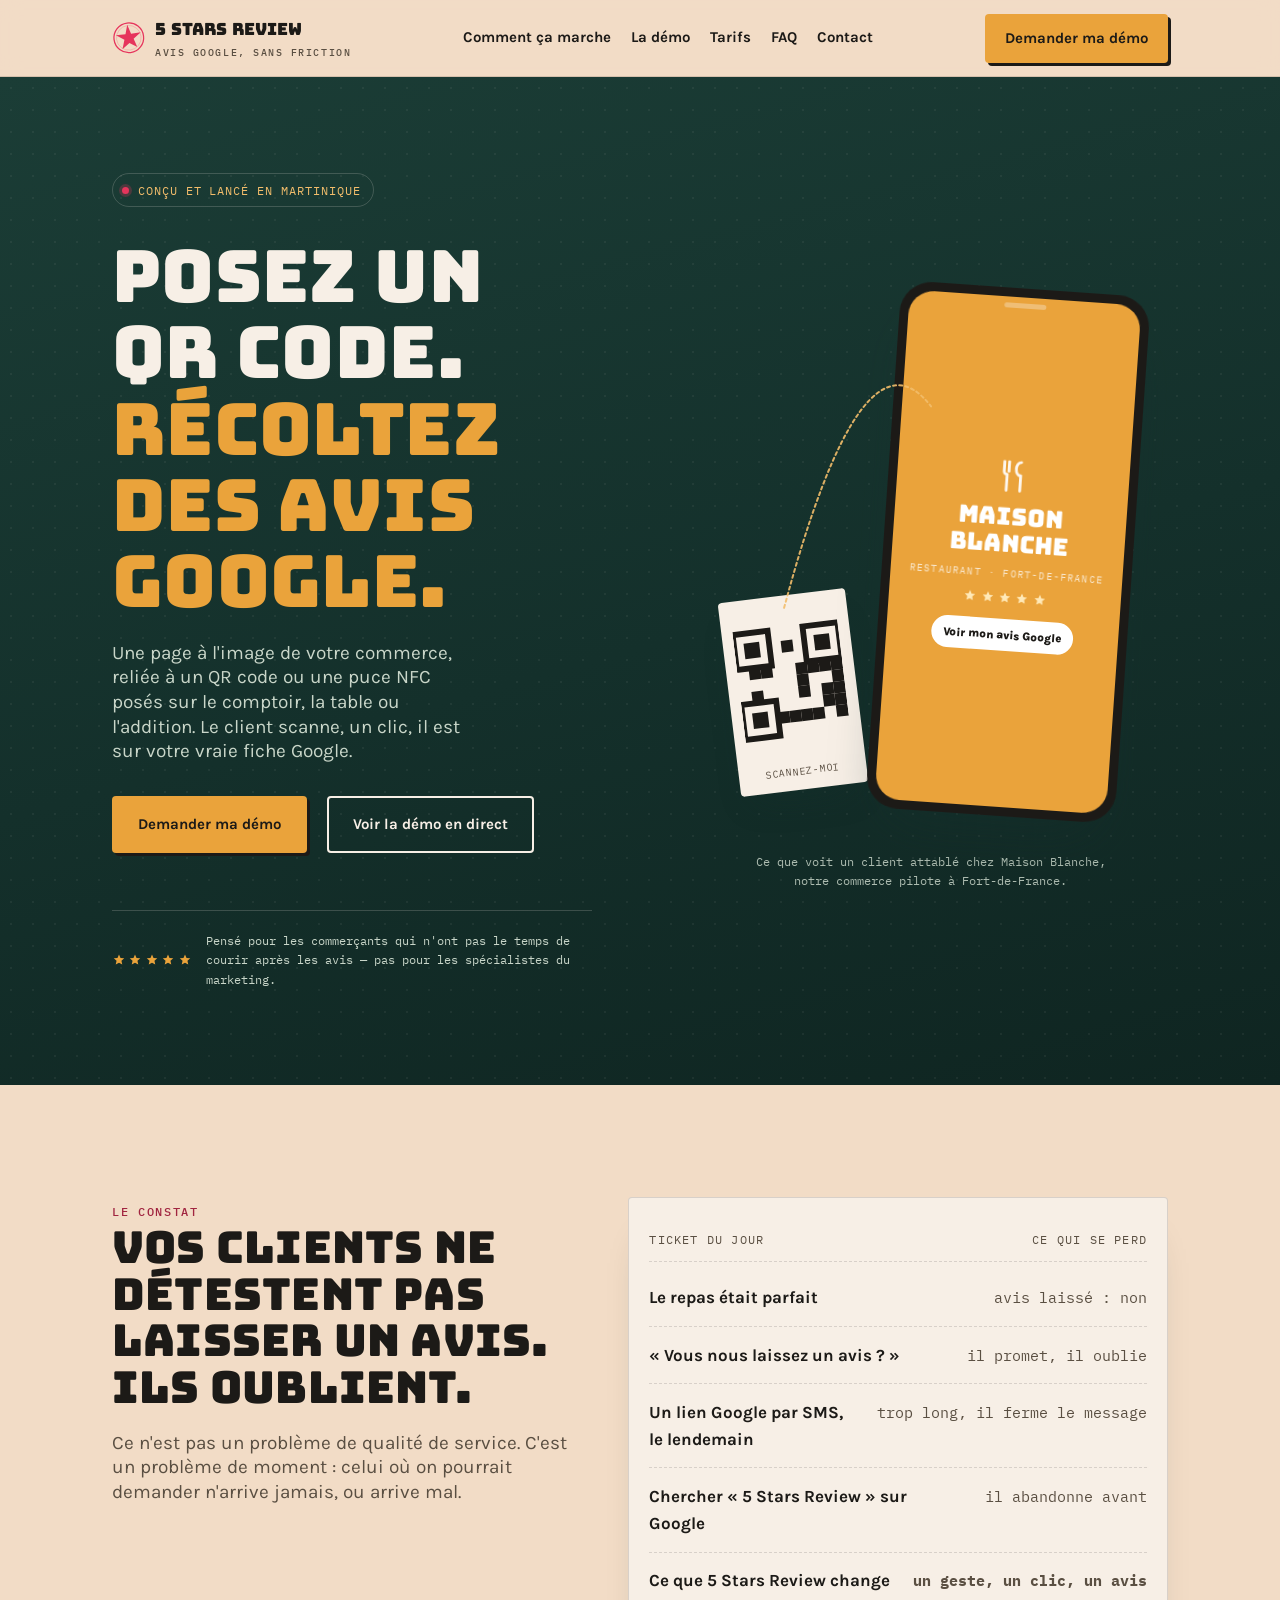
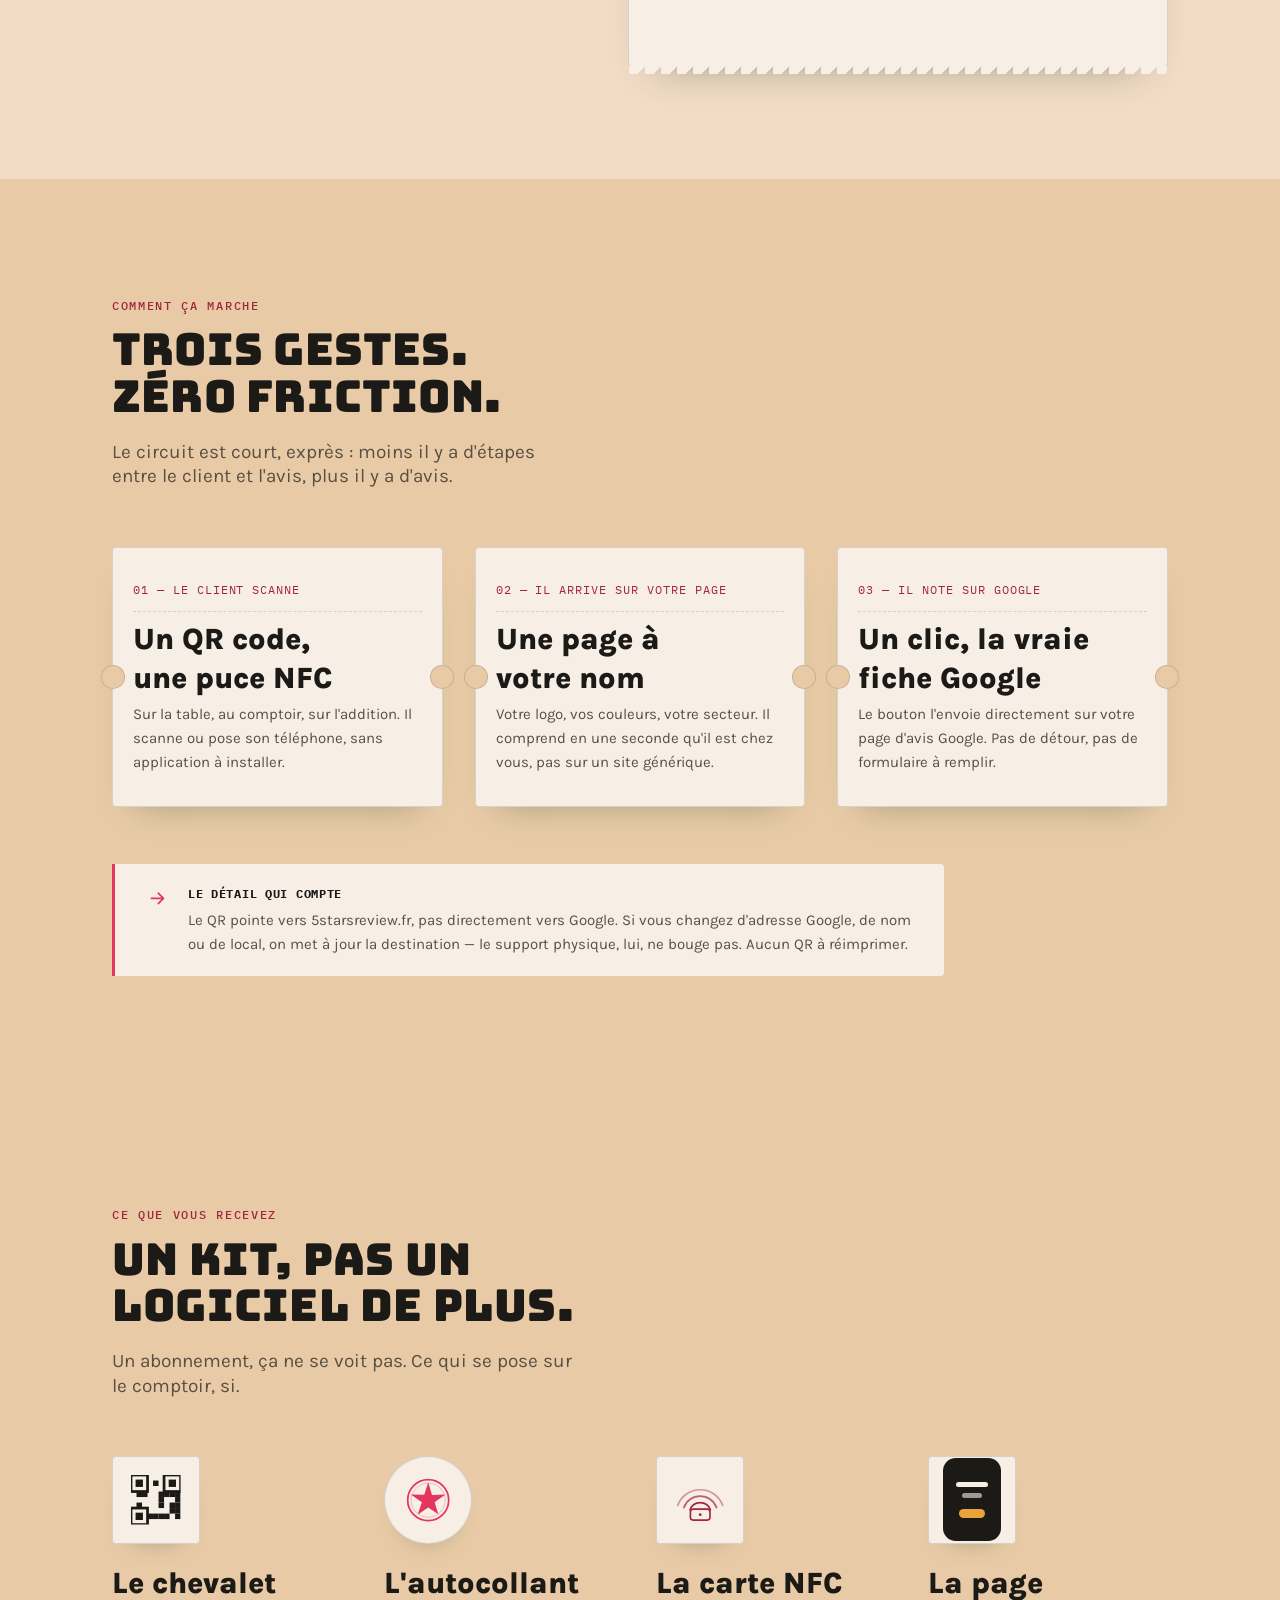
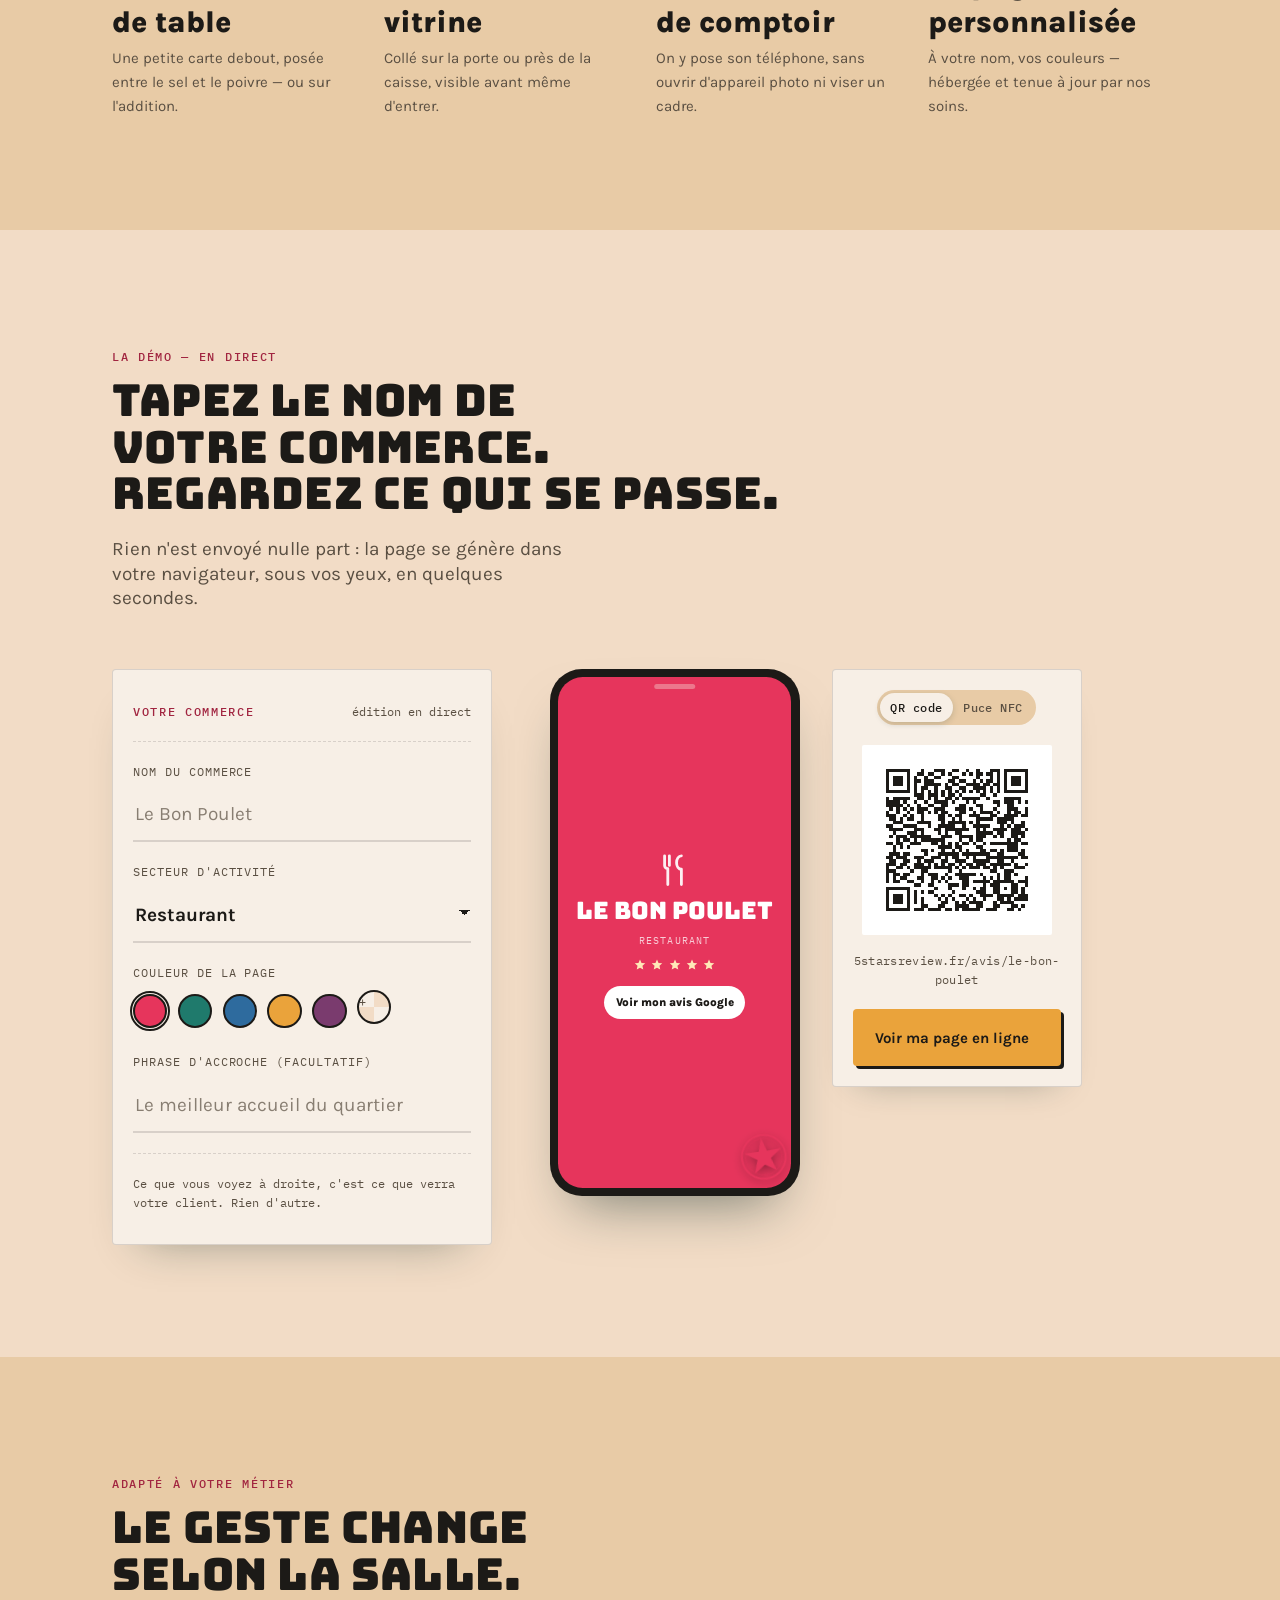
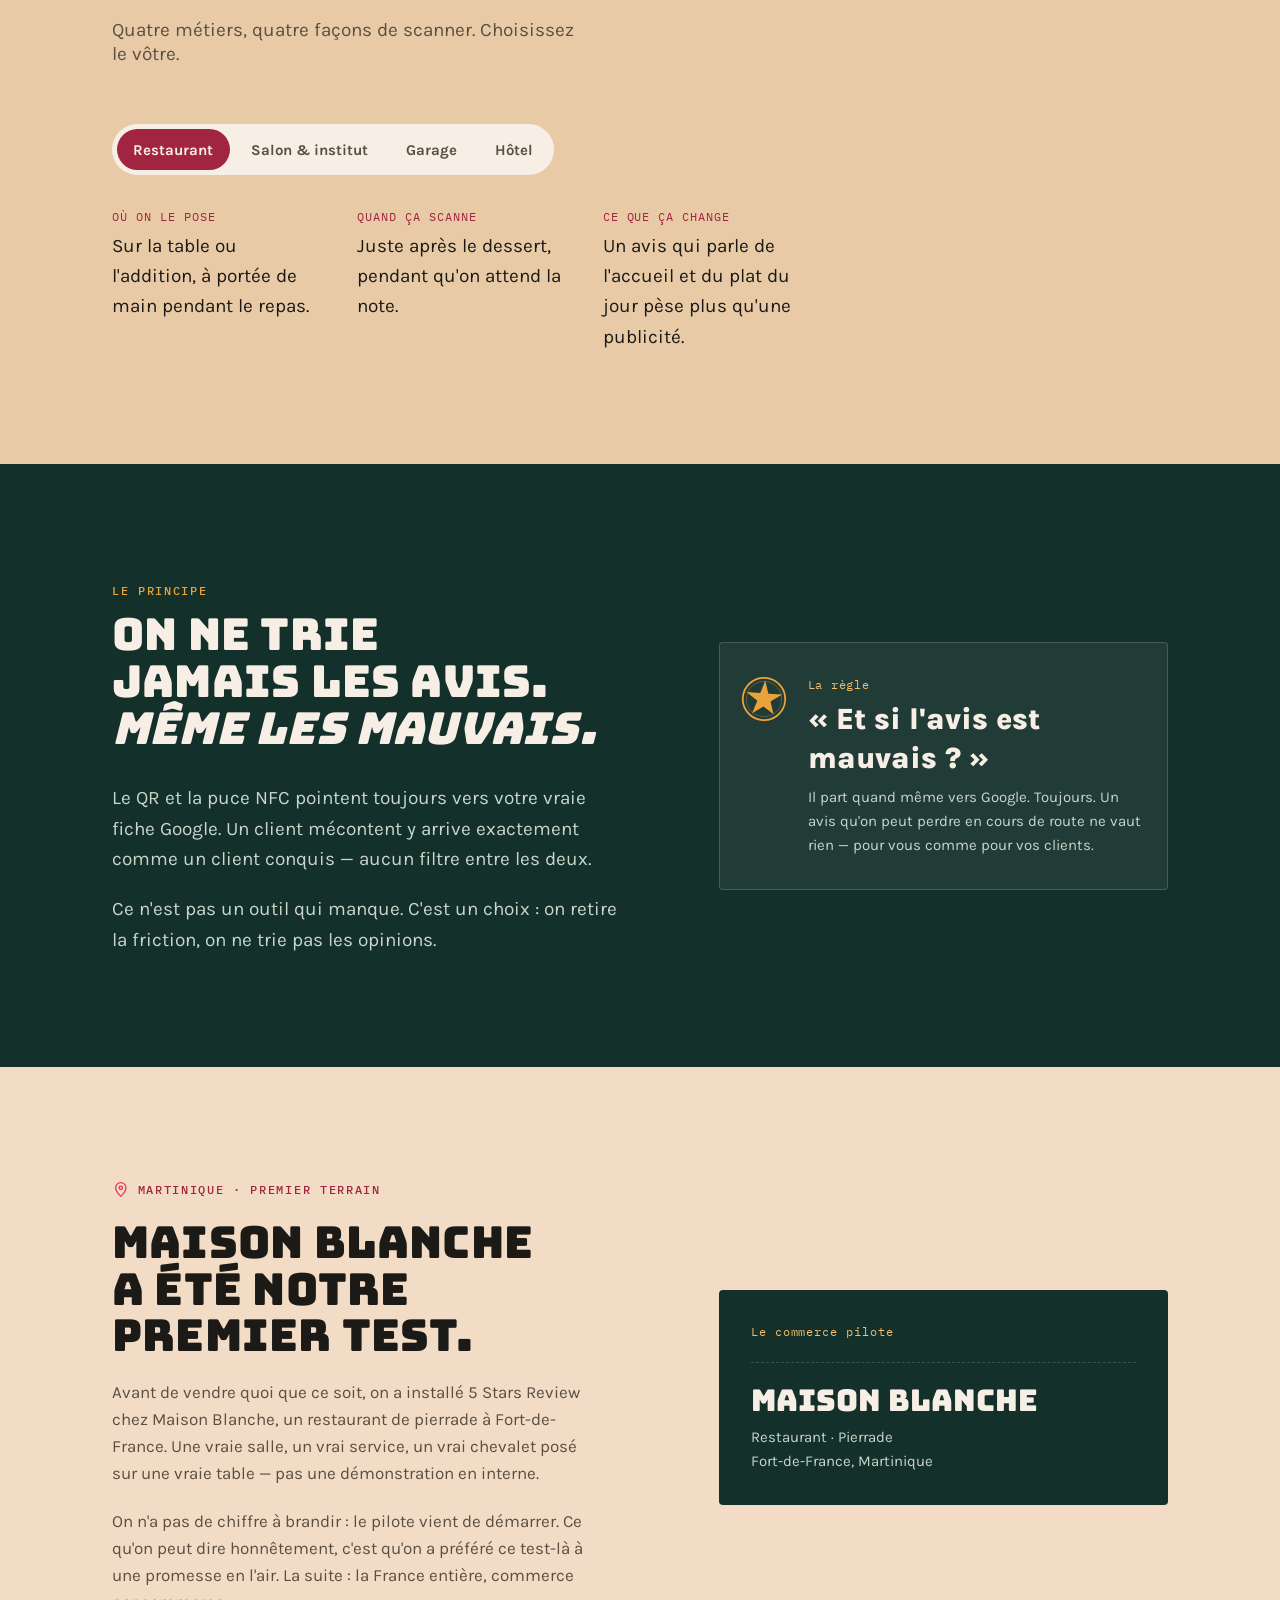
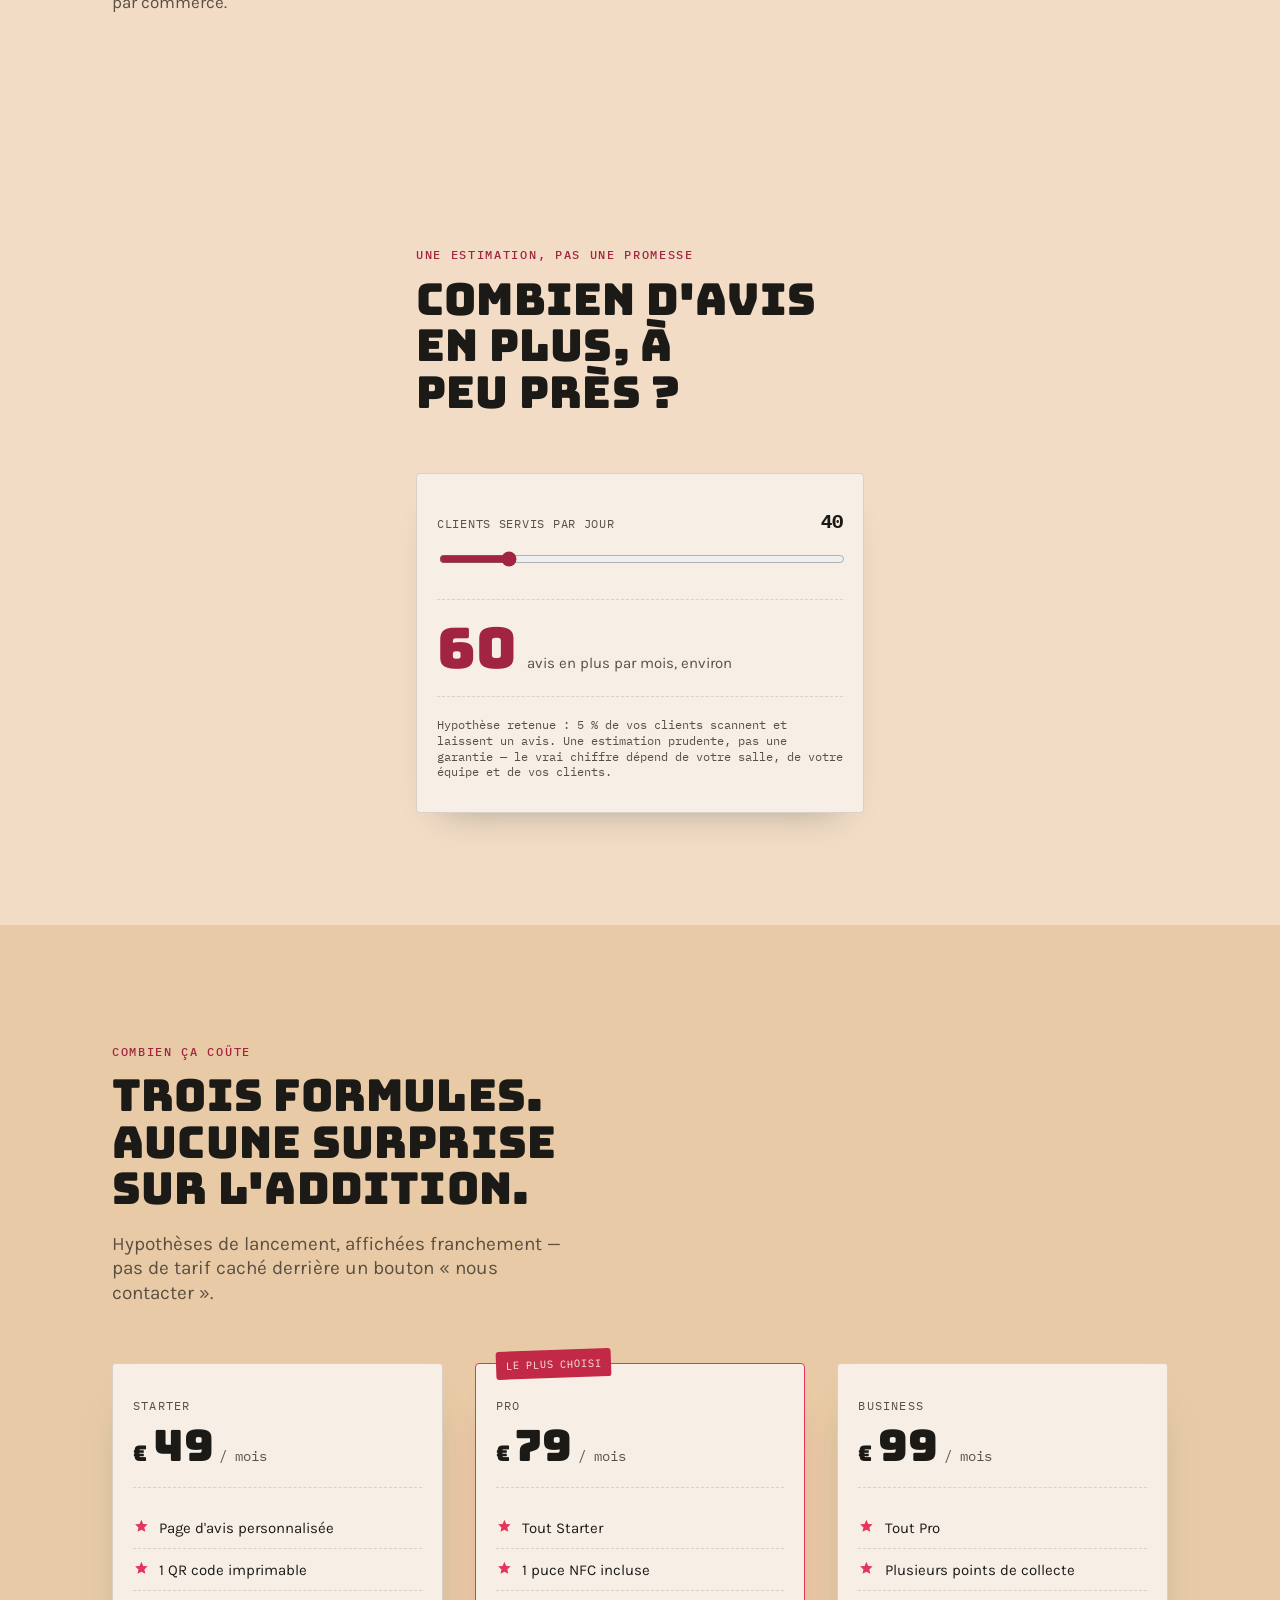
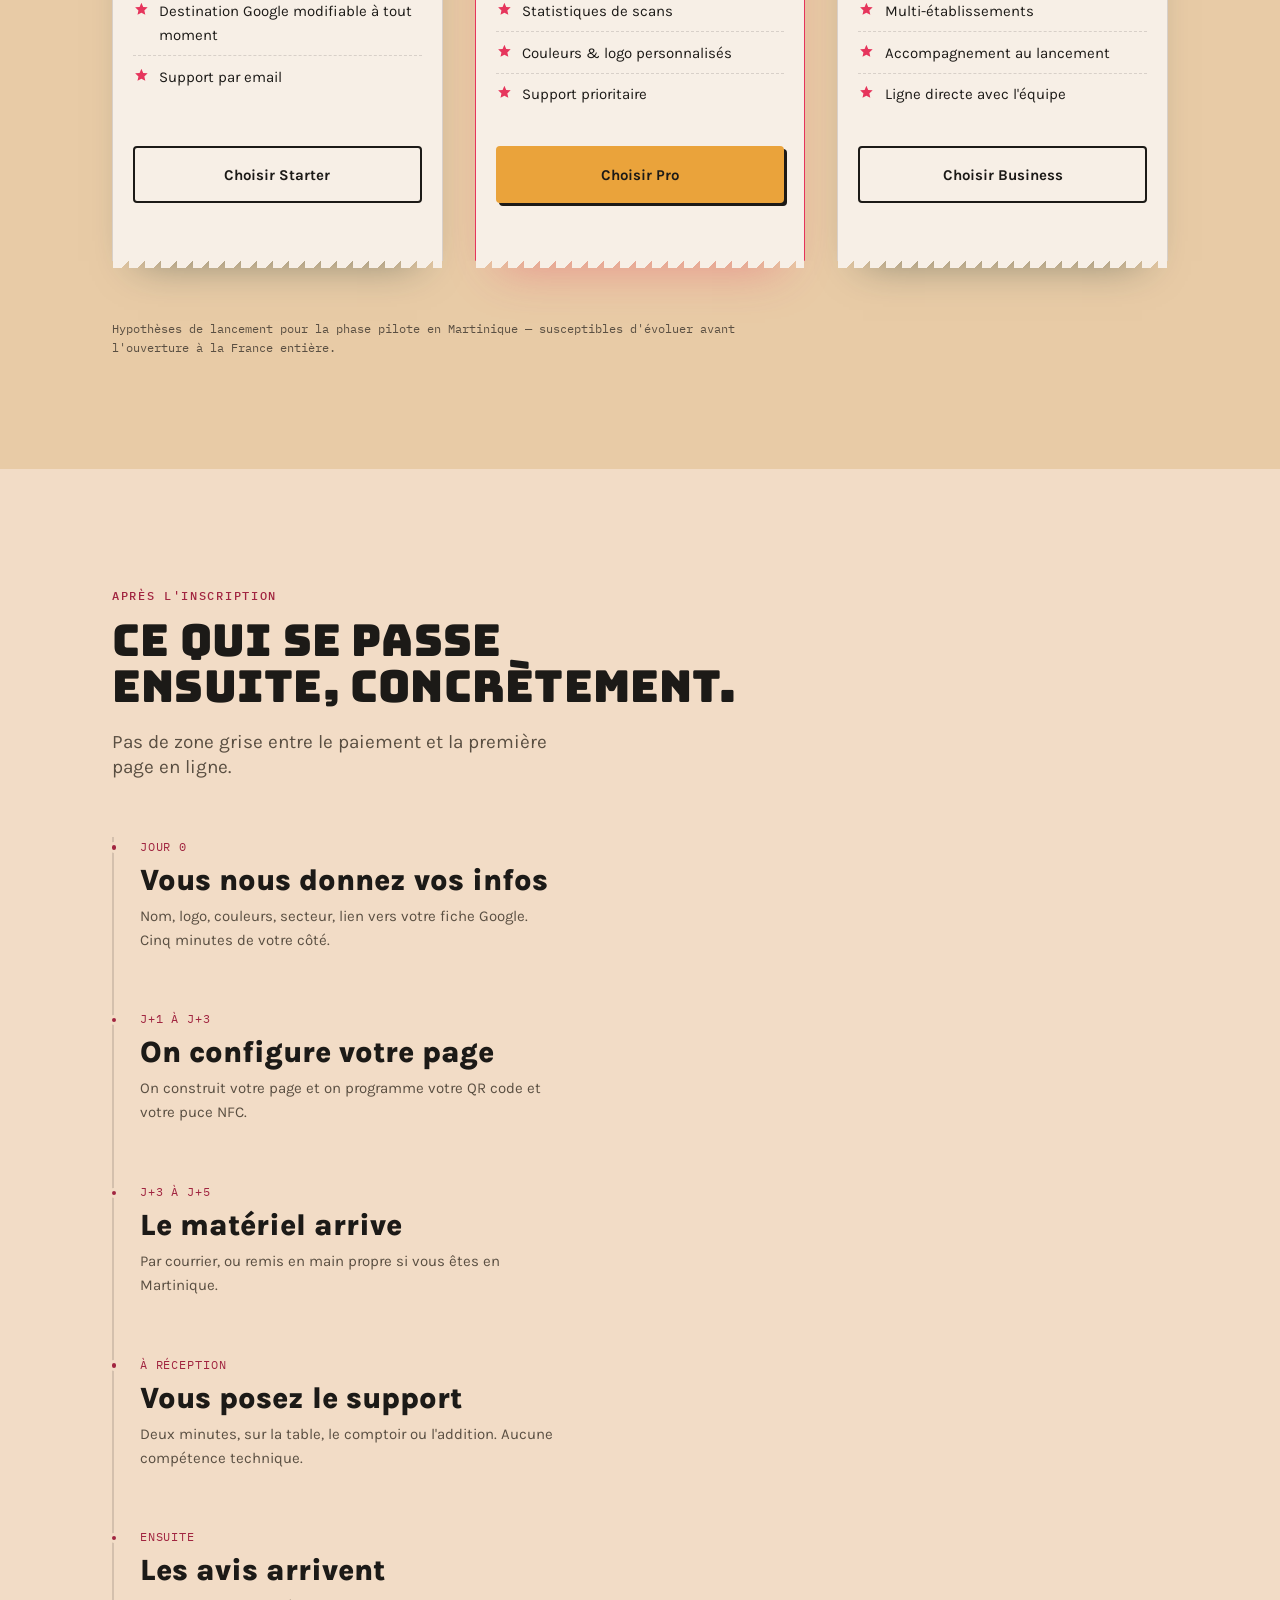
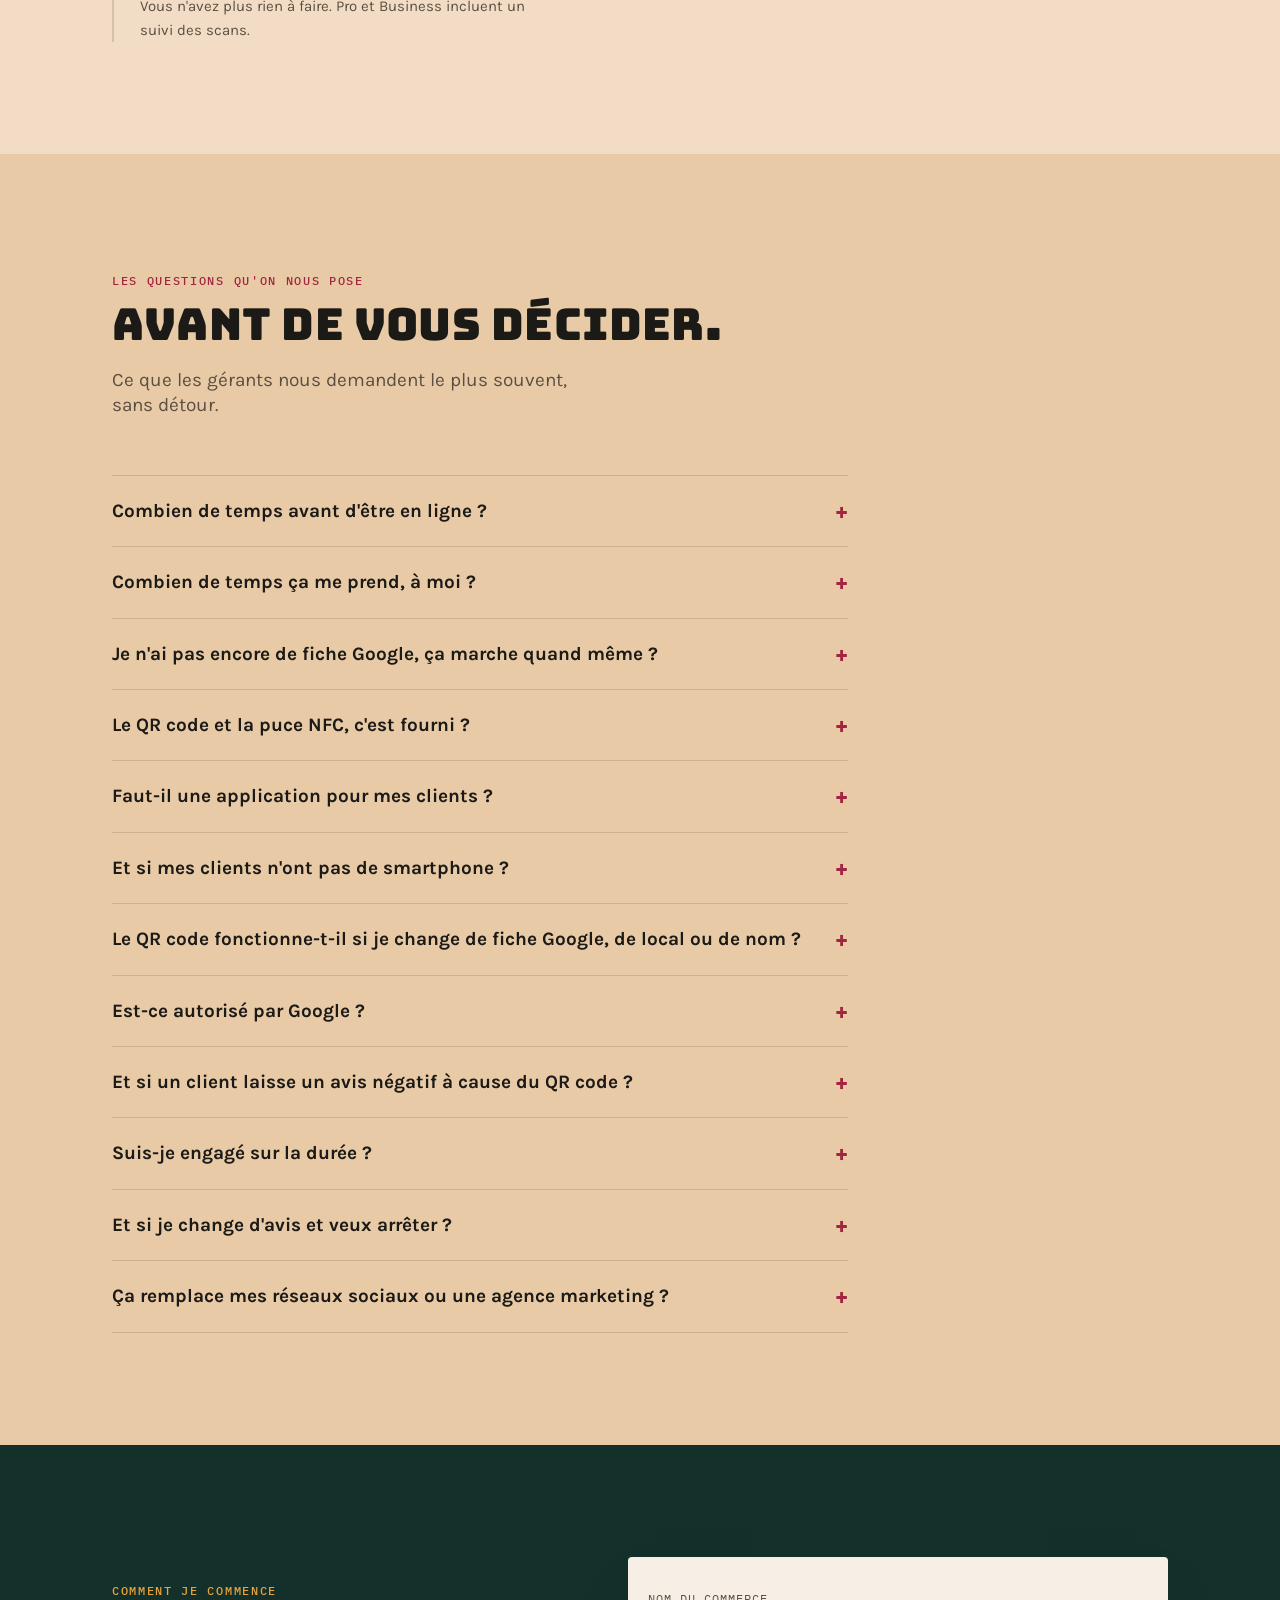
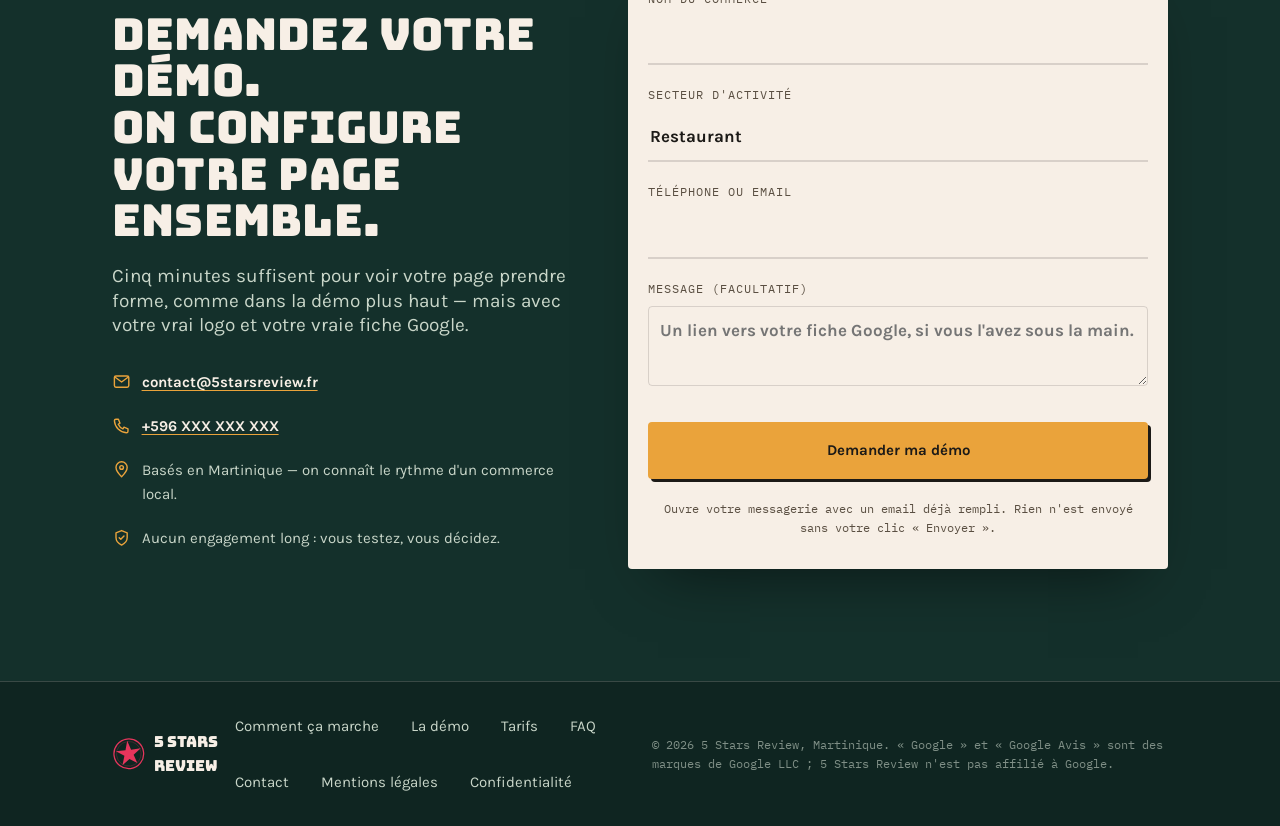
<file: index.html>
<!doctype html>
<html lang="fr">
<head>
<meta charset="utf-8">
<meta name="viewport" content="width=device-width, initial-scale=1">
<title>5 Stars Review — Des avis Google en plus, sans effort</title>
<meta name="description" content="5 Stars Review transforme votre comptoir en machine à avis Google : une page à votre image, un QR code ou une puce NFC, un clic vers votre vraie fiche Google. Pilote en Martinique.">
<link rel="icon" href="data:image/svg+xml,%3Csvg xmlns='http://www.w3.org/2000/svg' viewBox='0 0 64 64'%3E%3Crect width='64' height='64' rx='12' fill='%2314302B'/%3E%3Cpath d='M32 12l5.6 12.6 13.7 1.3-10.3 9.4 3 13.4L32 41.6 20 48.7l3-13.4-10.3-9.4 13.7-1.3z' fill='%23EAA33B'/%3E%3C/svg%3E">
<link rel="stylesheet" href="assets/css/style.css">
</head>
<body>
<a class="skip-link" href="#contenu">Aller au contenu</a>

<!-- Symboles SVG partagés : le tampon (signature de marque) et les icônes de secteur -->
<svg width="0" height="0" style="position:absolute" aria-hidden="true" focusable="false">
<defs>
  <symbol id="tampon-etoile" viewBox="-60 -60 120 120">
    <circle cx="0" cy="0" r="53" fill="none" stroke="currentColor" stroke-width="4.5"/>
    <circle cx="0" cy="0" r="44" fill="none" stroke="currentColor" stroke-width="1.4" opacity="0.55"/>
    <path fill="currentColor" d="M 0.0,-46.6 L 9.9,-13.7 L 44.6,-14.5 L 16.7,5.4 L 26.3,36.2 L 0.0,19.0 L -27.3,37.5 L -16.4,5.3 L -44.8,-14.6 L -10.2,-14.1 Z"/>
  </symbol>

  <symbol id="etoile-mini" viewBox="0 0 24 24">
    <path fill="currentColor" d="M12 2.5l2.6 5.9 6.4.6-4.8 4.4 1.4 6.3L12 16.9l-5.6 2.8 1.4-6.3-4.8-4.4 6.4-.6L12 2.5Z"/>
  </symbol>

  <symbol id="icone-restaurant" viewBox="0 0 24 24">
    <path fill="none" stroke="currentColor" stroke-width="1.75" stroke-linecap="round" stroke-linejoin="round" d="M6 3v6a2 2 0 0 0 2 2v10M6 3v6M9 3v6"/>
    <path fill="none" stroke="currentColor" stroke-width="1.75" stroke-linecap="round" stroke-linejoin="round" d="M16.5 3c-1.7 0-3 1.8-3 4.2s1.3 4.2 3 4.2V21"/>
  </symbol>

  <symbol id="icone-salon" viewBox="0 0 24 24">
    <circle cx="6.2" cy="6.2" r="2.4" fill="none" stroke="currentColor" stroke-width="1.75"/>
    <circle cx="6.2" cy="17.8" r="2.4" fill="none" stroke="currentColor" stroke-width="1.75"/>
    <path fill="none" stroke="currentColor" stroke-width="1.75" stroke-linecap="round" d="M8.2 7.7 20 19.5M8.2 16.3 20 4.5"/>
  </symbol>

  <symbol id="icone-garage" viewBox="0 0 24 24">
    <path fill="none" stroke="currentColor" stroke-width="1.75" stroke-linecap="round" stroke-linejoin="round" d="M14.7 6.3a4 4 0 0 0-5.6 5.1L4 16.5 7.5 20l5-5.1a4 4 0 0 0 5.1-5.6l-2.7 2.7-2-2 2.8-2.7Z"/>
  </symbol>

  <symbol id="icone-hotel" viewBox="0 0 24 24">
    <path fill="none" stroke="currentColor" stroke-width="1.75" stroke-linecap="round" stroke-linejoin="round" d="M3 19v-7.2A1.8 1.8 0 0 1 4.8 10h4.4A1.8 1.8 0 0 1 11 11.8V14M3 19v2.2M3 19h18v2.2M11 14h8.2A1.8 1.8 0 0 1 21 15.8V19M7 10V7.8A1 1 0 0 1 8 6.8h1.8a1 1 0 0 1 1 1V10"/>
  </symbol>

  <symbol id="icone-cabinet" viewBox="0 0 24 24">
    <rect x="3" y="8.2" width="18" height="11" rx="2" fill="none" stroke="currentColor" stroke-width="1.75"/>
    <path fill="none" stroke="currentColor" stroke-width="1.75" stroke-linecap="round" stroke-linejoin="round" d="M8.4 8.2V6.4a2 2 0 0 1 2-2h3.2a2 2 0 0 1 2 2v1.8M3 13.4h18"/>
  </symbol>

  <symbol id="icone-boutique" viewBox="0 0 24 24">
    <path fill="none" stroke="currentColor" stroke-width="1.75" stroke-linecap="round" stroke-linejoin="round" d="M6 8h12l-1.1 12.2a1 1 0 0 1-1 .8H8.1a1 1 0 0 1-1-.8L6 8Z"/>
    <path fill="none" stroke="currentColor" stroke-width="1.75" stroke-linecap="round" d="M9 8V6.2a3 3 0 0 1 6 0V8"/>
  </symbol>

  <symbol id="icone-epingle" viewBox="0 0 24 24">
    <path fill="none" stroke="currentColor" stroke-width="1.75" stroke-linejoin="round" d="M12 21s7-6.7 7-11.8A7 7 0 0 0 5 9.2C5 14.3 12 21 12 21Z"/>
    <circle cx="12" cy="9.3" r="2.3" fill="none" stroke="currentColor" stroke-width="1.75"/>
  </symbol>

  <symbol id="icone-telephone" viewBox="0 0 24 24">
    <path fill="none" stroke="currentColor" stroke-width="1.75" stroke-linecap="round" stroke-linejoin="round" d="M5 4h3l2 5-2.2 1.3a11.5 11.5 0 0 0 5.9 5.9L15 14l5 2v3a2 2 0 0 1-2 2A16 16 0 0 1 3 6a2 2 0 0 1 2-2Z"/>
  </symbol>

  <symbol id="icone-email" viewBox="0 0 24 24">
    <rect x="3" y="5" width="18" height="14" rx="2" fill="none" stroke="currentColor" stroke-width="1.75"/>
    <path fill="none" stroke="currentColor" stroke-width="1.75" stroke-linecap="round" stroke-linejoin="round" d="m4 6.5 8 6 8-6"/>
  </symbol>

  <symbol id="icone-bouclier" viewBox="0 0 24 24">
    <path fill="none" stroke="currentColor" stroke-width="1.75" stroke-linejoin="round" d="M12 3.2 19 6v6c0 5-3.3 7.6-7 9.3-3.7-1.7-7-4.3-7-9.3V6l7-2.8Z"/>
    <path fill="none" stroke="currentColor" stroke-width="1.75" stroke-linecap="round" stroke-linejoin="round" d="m9 12.2 2 2 4-4.2"/>
  </symbol>

  <symbol id="icone-fleche" viewBox="0 0 24 24">
    <path fill="none" stroke="currentColor" stroke-width="1.9" stroke-linecap="round" stroke-linejoin="round" d="M5 12h13M13 6l6 6-6 6"/>
  </symbol>

  <symbol id="icone-nfc-signal" viewBox="0 0 100 96">
    <rect x="32" y="66" width="36" height="20" rx="5" fill="none" stroke="currentColor" stroke-width="3"/>
    <circle cx="50" cy="76" r="2.6" fill="currentColor"/>
    <path class="nfc-onde nfc-onde-1" d="M 31.2,67.2 A 20,20 0 0 1 68.8,67.2" fill="none" stroke="currentColor" stroke-width="3" stroke-linecap="round"/>
    <path class="nfc-onde nfc-onde-2" d="M 19.9,63.1 A 32,32 0 0 1 80.1,63.1" fill="none" stroke="currentColor" stroke-width="3" stroke-linecap="round" opacity="0.7"/>
    <path class="nfc-onde nfc-onde-3" d="M 8.7,59.0 A 44,44 0 0 1 91.3,59.0" fill="none" stroke="currentColor" stroke-width="3" stroke-linecap="round" opacity="0.45"/>
  </symbol>

  <!-- Motif de type QR, décoratif (non scannable) : sert d'illustration sur le
       chevalet du hero et sur le kit "ce que vous recevez". -->
  <symbol id="motif-qr-decor" viewBox="0 0 54 54">
    <rect x="0" y="0" width="18" height="18" fill="none" stroke="currentColor" stroke-width="3"/>
    <rect x="5" y="5" width="8" height="8" fill="currentColor"/>
    <rect x="36" y="0" width="18" height="18" fill="none" stroke="currentColor" stroke-width="3"/>
    <rect x="41" y="5" width="8" height="8" fill="currentColor"/>
    <rect x="0" y="36" width="18" height="18" fill="none" stroke="currentColor" stroke-width="3"/>
    <rect x="5" y="41" width="8" height="8" fill="currentColor"/>
    <rect x="24" y="6" width="6" height="6" fill="currentColor"/>
    <rect x="6" y="18" width="6" height="6" fill="currentColor"/>
    <rect x="12" y="18" width="6" height="6" fill="currentColor"/>
    <rect x="30" y="18" width="6" height="6" fill="currentColor"/>
    <rect x="36" y="18" width="6" height="6" fill="currentColor"/>
    <rect x="42" y="18" width="6" height="6" fill="currentColor"/>
    <rect x="48" y="18" width="6" height="6" fill="currentColor"/>
    <rect x="30" y="24" width="6" height="6" fill="currentColor"/>
    <rect x="48" y="24" width="6" height="6" fill="currentColor"/>
    <rect x="6" y="30" width="6" height="6" fill="currentColor"/>
    <rect x="30" y="30" width="6" height="6" fill="currentColor"/>
    <rect x="42" y="30" width="6" height="6" fill="currentColor"/>
    <rect x="48" y="30" width="6" height="6" fill="currentColor"/>
    <rect x="42" y="36" width="6" height="6" fill="currentColor"/>
    <rect x="48" y="36" width="6" height="6" fill="currentColor"/>
    <rect x="18" y="42" width="6" height="6" fill="currentColor"/>
    <rect x="24" y="42" width="6" height="6" fill="currentColor"/>
    <rect x="30" y="42" width="6" height="6" fill="currentColor"/>
    <rect x="36" y="42" width="6" height="6" fill="currentColor"/>
    <rect x="48" y="42" width="6" height="6" fill="currentColor"/>
  </symbol>
</defs>
</svg>

<header class="site-header">
  <div class="container">
    <a href="#top" class="logo">
      <svg class="tampon tampon--logo" aria-hidden="true"><use href="#tampon-etoile"/></svg>
      <span>
        <span class="logo-titre">5 Stars Review</span>
        <span class="logo-sub">Avis Google, sans friction</span>
      </span>
    </a>
    <nav class="nav-principale" aria-label="Navigation principale">
      <ul>
        <li><a href="#comment-ca-marche">Comment ça marche</a></li>
        <li><a href="#demo">La démo</a></li>
        <li><a href="#tarifs">Tarifs</a></li>
        <li><a href="#faq">FAQ</a></li>
        <li><a href="#contact">Contact</a></li>
      </ul>
    </nav>
    <div class="header-cta">
      <a href="#contact" class="btn btn-primary">Demander ma démo</a>
    </div>
  </div>
  <div class="progression" aria-hidden="true"><span id="progression-barre"></span></div>
</header>

<main id="contenu">

  <!-- ============ HERO ============ -->
  <section class="hero" id="top">
    <div class="container hero-grille">
      <div class="hero-corps">
        <span class="hero-badge"><span class="point" aria-hidden="true"></span>Conçu et lancé en Martinique</span>
        <h1>Posez un QR code.<br><em>Récoltez des avis Google.</em></h1>
        <p class="lead">Une page à l'image de votre commerce, reliée à un QR code ou une puce NFC posés sur le comptoir, la table ou l'addition. Le client scanne, un clic, il est sur votre vraie fiche Google.</p>
        <div class="hero-actions">
          <a href="#contact" class="btn btn-primary">Demander ma démo</a>
          <a href="#demo" class="btn btn-outline-light">Voir la démo en direct</a>
        </div>
        <div class="hero-preuve">
          <span class="etoiles" aria-hidden="true">
            <svg width="14" height="14"><use href="#etoile-mini"/></svg>
            <svg width="14" height="14"><use href="#etoile-mini"/></svg>
            <svg width="14" height="14"><use href="#etoile-mini"/></svg>
            <svg width="14" height="14"><use href="#etoile-mini"/></svg>
            <svg width="14" height="14"><use href="#etoile-mini"/></svg>
          </span>
          <span>Pensé pour les commerçants qui n'ont pas le temps de courir après les avis — pas pour les spécialistes du marketing.</span>
        </div>
      </div>

      <div class="hero-vitrine">
        <div class="hero-scene" id="hero-scene">
          <svg class="hero-lien-svg" viewBox="0 0 100 100" preserveAspectRatio="none" aria-hidden="true">
            <path class="hero-lien-trait" d="M 16,60 Q 34,8 50,24" fill="none"/>
          </svg>

          <div class="hero-carte-qr">
            <div class="hero-carte-qr-cadre">
              <svg class="hero-carte-qr-motif" aria-hidden="true"><use href="#motif-qr-decor"/></svg>
              <span class="hero-scan-ligne" aria-hidden="true"></span>
            </div>
            <p class="hero-carte-legende mono">Scannez-moi</p>
          </div>

          <div class="telephone hero-telephone">
            <div class="telephone-ecran hero-ecran" style="--demo-accent: var(--soleil)">
              <div class="ecran-scene">
                <svg class="ecran-icone" aria-hidden="true"><use href="#icone-restaurant"/></svg>
                <span class="ecran-nom">Maison Blanche</span>
                <span class="ecran-secteur">Restaurant · Fort-de-France</span>
                <span class="ecran-etoiles" aria-hidden="true">
                  <svg width="14" height="14"><use href="#etoile-mini"/></svg>
                  <svg width="14" height="14"><use href="#etoile-mini"/></svg>
                  <svg width="14" height="14"><use href="#etoile-mini"/></svg>
                  <svg width="14" height="14"><use href="#etoile-mini"/></svg>
                  <svg width="14" height="14"><use href="#etoile-mini"/></svg>
                </span>
                <span class="ecran-cta">Voir mon avis Google</span>
              </div>
            </div>
          </div>
        </div>
        <p class="hero-vitrine-legende mono">Ce que voit un client attablé chez Maison Blanche, notre commerce pilote à Fort-de-France.</p>
      </div>
    </div>
  </section>

  <!-- ============ CONSTAT ============ -->
  <section id="constat">
    <div class="container constat-grille">
      <div class="constat-intro reveal">
        <span class="kicker">Le constat</span>
        <h2>Vos clients ne détestent pas laisser un avis.<br>Ils oublient.</h2>
        <p class="lead">Ce n'est pas un problème de qualité de service. C'est un problème de moment : celui où on pourrait demander n'arrive jamais, ou arrive mal.</p>
      </div>
      <div class="recu reveal">
        <div class="recu-entete"><span>Ticket du jour</span><span>ce qui se perd</span></div>
        <div class="recu-ligne">
          <span class="label">Le repas était parfait</span>
          <span class="valeur">avis laissé : non</span>
        </div>
        <div class="recu-ligne">
          <span class="label">« Vous nous laissez un avis ? »</span>
          <span class="valeur">il promet, il oublie</span>
        </div>
        <div class="recu-ligne">
          <span class="label">Un lien Google par SMS, le lendemain</span>
          <span class="valeur">trop long, il ferme le message</span>
        </div>
        <div class="recu-ligne">
          <span class="label">Chercher « 5 Stars Review » sur Google</span>
          <span class="valeur">il abandonne avant</span>
        </div>
        <div class="recu-ligne">
          <span class="label"><strong>Ce que 5 Stars Review change</strong></span>
          <span class="valeur"><strong>un geste, un clic, un avis</strong></span>
        </div>
      </div>
    </div>
  </section>

  <!-- ============ COMMENT ÇA MARCHE ============ -->
  <section class="section--dim" id="comment-ca-marche">
    <div class="container">
      <div class="parcours-tete reveal">
        <span class="kicker">Comment ça marche</span>
        <h2>Trois gestes. Zéro friction.</h2>
        <p class="lead">Le circuit est court, exprès : moins il y a d'étapes entre le client et l'avis, plus il y a d'avis.</p>
      </div>
      <div class="talons">
        <article class="talon reveal">
          <span class="talon-num">01 — le client scanne</span>
          <h3>Un QR code, une puce NFC</h3>
          <p>Sur la table, au comptoir, sur l'addition. Il scanne ou pose son téléphone, sans application à installer.</p>
        </article>
        <article class="talon reveal">
          <span class="talon-num">02 — il arrive sur votre page</span>
          <h3>Une page à votre nom</h3>
          <p>Votre logo, vos couleurs, votre secteur. Il comprend en une seconde qu'il est chez vous, pas sur un site générique.</p>
        </article>
        <article class="talon reveal">
          <span class="talon-num">03 — il note sur google</span>
          <h3>Un clic, la vraie fiche Google</h3>
          <p>Le bouton l'envoie directement sur votre page d'avis Google. Pas de détour, pas de formulaire à remplir.</p>
        </article>
      </div>
      <div class="callout reveal">
        <svg aria-hidden="true"><use href="#icone-fleche"/></svg>
        <p><strong>Le détail qui compte</strong>Le QR pointe vers 5starsreview.fr, pas directement vers Google. Si vous changez d'adresse Google, de nom ou de local, on met à jour la destination — le support physique, lui, ne bouge pas. Aucun QR à réimprimer.</p>
      </div>
    </div>
  </section>

  <!-- ============ CE QUE VOUS RECEVEZ ============ -->
  <section class="section--dim" id="kit">
    <div class="container">
      <div class="kit-tete reveal">
        <span class="kicker">Ce que vous recevez</span>
        <h2>Un kit, pas un logiciel de plus.</h2>
        <p class="lead">Un abonnement, ça ne se voit pas. Ce qui se pose sur le comptoir, si.</p>
      </div>
      <div class="kit-grille">
        <article class="kit-item reveal">
          <div class="kit-objet kit-objet--chevalet">
            <svg class="kit-objet-qr" aria-hidden="true"><use href="#motif-qr-decor"/></svg>
          </div>
          <h3>Le chevalet de table</h3>
          <p>Une petite carte debout, posée entre le sel et le poivre — ou sur l'addition.</p>
        </article>
        <article class="kit-item reveal">
          <div class="kit-objet kit-objet--sticker">
            <svg class="tampon" aria-hidden="true"><use href="#tampon-etoile"/></svg>
          </div>
          <h3>L'autocollant vitrine</h3>
          <p>Collé sur la porte ou près de la caisse, visible avant même d'entrer.</p>
        </article>
        <article class="kit-item reveal">
          <div class="kit-objet kit-objet--nfc">
            <svg aria-hidden="true"><use href="#icone-nfc-signal"/></svg>
          </div>
          <h3>La carte NFC de comptoir</h3>
          <p>On y pose son téléphone, sans ouvrir d'appareil photo ni viser un cadre.</p>
        </article>
        <article class="kit-item reveal">
          <div class="kit-objet kit-objet--page">
            <div class="kit-telephone">
              <span class="kit-ligne kit-ligne--nom"></span>
              <span class="kit-ligne kit-ligne--secteur"></span>
              <span class="kit-ligne kit-ligne--cta"></span>
            </div>
          </div>
          <h3>La page personnalisée</h3>
          <p>À votre nom, vos couleurs — hébergée et tenue à jour par nos soins.</p>
        </article>
      </div>
    </div>
  </section>

  <!-- ============ DÉMO INTERACTIVE ============ -->
  <section class="demo" id="demo">
    <div class="container">
      <div class="demo-tete reveal">
        <span class="kicker">La démo — en direct</span>
        <h2>Tapez le nom de votre commerce.<br>Regardez ce qui se passe.</h2>
        <p class="lead">Rien n'est envoyé nulle part : la page se génère dans votre navigateur, sous vos yeux, en quelques secondes.</p>
      </div>

      <div class="demo-atelier">
        <form class="carnet reveal" id="demo-form" novalidate>
          <div class="carnet-entete">
            <span class="kicker">Votre commerce</span>
            <span class="mono">édition en direct</span>
          </div>

          <div class="champ">
            <label for="demo-nom">Nom du commerce</label>
            <input type="text" id="demo-nom" name="nom" placeholder="Le Bon Poulet" maxlength="40" autocomplete="off" aria-describedby="demo-nom-erreur">
            <p class="erreur-champ" id="demo-nom-erreur" role="alert" hidden>Indiquez le nom de votre commerce avant d'ouvrir la page.</p>
          </div>

          <div class="champ">
            <label for="demo-secteur">Secteur d'activité</label>
            <select id="demo-secteur" name="secteur">
              <option value="restaurant">Restaurant</option>
              <option value="salon">Salon de coiffure &amp; institut</option>
              <option value="garage">Garage automobile</option>
              <option value="hotel">Hôtel</option>
              <option value="cabinet">Cabinet (médical, dentaire…)</option>
              <option value="boutique">Boutique / commerce</option>
            </select>
          </div>

          <div class="champ">
            <label id="demo-couleur-label">Couleur de la page</label>
            <div class="couleurs" role="radiogroup" aria-labelledby="demo-couleur-label" id="demo-couleurs">
              <button type="button" class="pastille" style="background:#E6355C" data-couleur="#E6355C" role="radio" aria-checked="true" aria-label="Rouge hibiscus"></button>
              <button type="button" class="pastille" style="background:#1F7A6C" data-couleur="#1F7A6C" role="radio" aria-checked="false" aria-label="Vert lagon"></button>
              <button type="button" class="pastille" style="background:#2E6B9E" data-couleur="#2E6B9E" role="radio" aria-checked="false" aria-label="Bleu créole"></button>
              <button type="button" class="pastille" style="background:#EAA33B" data-couleur="#EAA33B" role="radio" aria-checked="false" aria-label="Jaune soleil"></button>
              <button type="button" class="pastille" style="background:#7A3B6E" data-couleur="#7A3B6E" role="radio" aria-checked="false" aria-label="Prune"></button>
              <label class="pastille pastille-perso" title="Autre couleur">
                <span aria-hidden="true">+</span>
                <input type="color" id="demo-couleur-perso" value="#E6355C" aria-label="Choisir une couleur personnalisée">
              </label>
            </div>
          </div>

          <div class="champ">
            <label for="demo-accroche">Phrase d'accroche (facultatif)</label>
            <input type="text" id="demo-accroche" name="accroche" placeholder="Le meilleur accueil du quartier" maxlength="70" autocomplete="off">
          </div>

          <p class="carnet-note">Ce que vous voyez à droite, c'est ce que verra votre client. Rien d'autre.</p>
        </form>

        <div class="sortie">
          <div class="telephone reveal">
            <div class="telephone-ecran" id="demo-ecran">
              <div class="ecran-scene">
                <svg class="ecran-icone" id="demo-icone" aria-hidden="true"><use href="#icone-restaurant"/></svg>
                <span class="ecran-nom" id="demo-ecran-nom">Le Bon Poulet</span>
                <span class="ecran-secteur" id="demo-ecran-secteur">Restaurant</span>
                <span class="ecran-etoiles" aria-hidden="true">
                  <svg width="14" height="14"><use href="#etoile-mini"/></svg>
                  <svg width="14" height="14"><use href="#etoile-mini"/></svg>
                  <svg width="14" height="14"><use href="#etoile-mini"/></svg>
                  <svg width="14" height="14"><use href="#etoile-mini"/></svg>
                  <svg width="14" height="14"><use href="#etoile-mini"/></svg>
                </span>
                <span class="ecran-cta">Voir mon avis Google</span>
              </div>
            </div>
            <svg class="tampon telephone-tampon" id="demo-tampon" aria-hidden="true"><use href="#tampon-etoile"/></svg>
          </div>

          <div class="qr-carte reveal" id="demo-sortie-carte">
            <div class="canal-choix" role="group" aria-label="Support de collecte à afficher">
              <button type="button" class="canal-btn" data-canal="qr" aria-pressed="true">QR code</button>
              <button type="button" class="canal-btn" data-canal="nfc" aria-pressed="false">Puce NFC</button>
            </div>

            <div class="canal-vue canal-vue--qr" id="canal-vue-qr">
              <canvas id="demo-qr" width="180" height="180" role="img" aria-label="QR code menant vers la page générée"></canvas>
              <p class="qr-legende mono" id="demo-url">5starsreview.fr/avis/le-bon-poulet</p>
            </div>

            <div class="canal-vue canal-vue--nfc" id="canal-vue-nfc" hidden>
              <svg class="nfc-picto" aria-hidden="true"><use href="#icone-nfc-signal"/></svg>
              <p class="qr-legende mono">On approche le téléphone — pas de caméra à viser, pas d'appli à ouvrir</p>
            </div>

            <a href="apercu.html" class="btn btn-primary" id="demo-ouvrir">
              Voir ma page en ligne <svg width="16" height="16" aria-hidden="true"><use href="#icone-fleche"/></svg>
            </a>
          </div>
        </div>
      </div>
    </div>
  </section>

  <!-- ============ ADAPTÉ À VOTRE MÉTIER ============ -->
  <section class="section--dim" id="metier">
    <div class="container">
      <div class="metier-tete reveal">
        <span class="kicker">Adapté à votre métier</span>
        <h2>Le geste change selon la salle.</h2>
        <p class="lead">Quatre métiers, quatre façons de scanner. Choisissez le vôtre.</p>
      </div>

      <div class="metier-widget reveal">
        <div class="metier-choix" role="group" aria-label="Choisir un secteur">
          <button type="button" class="metier-btn" data-secteur="restaurant" aria-pressed="true">Restaurant</button>
          <button type="button" class="metier-btn" data-secteur="salon" aria-pressed="false">Salon &amp; institut</button>
          <button type="button" class="metier-btn" data-secteur="garage" aria-pressed="false">Garage</button>
          <button type="button" class="metier-btn" data-secteur="hotel" aria-pressed="false">Hôtel</button>
        </div>

        <div class="metier-panneau" id="metier-panneau">
          <div class="metier-fait">
            <span class="mono">Où on le pose</span>
            <p id="metier-ou">Sur la table ou l'addition, à portée de main pendant le repas.</p>
          </div>
          <div class="metier-fait">
            <span class="mono">Quand ça scanne</span>
            <p id="metier-quand">Juste après le dessert, pendant qu'on attend la note.</p>
          </div>
          <div class="metier-fait">
            <span class="mono">Ce que ça change</span>
            <p id="metier-change">Un avis qui parle de l'accueil et du plat du jour pèse plus qu'une publicité.</p>
          </div>
        </div>
      </div>
    </div>
  </section>

  <!-- ============ PRINCIPE ============ -->
  <section class="principe section--inverse" id="principe">
    <div class="container principe-grille">
      <div class="principe-texte reveal">
        <span class="kicker">Le principe</span>
        <h2>On ne trie jamais les avis.<br><em>Même les mauvais.</em></h2>
        <p>Le QR et la puce NFC pointent toujours vers votre vraie fiche Google. Un client mécontent y arrive exactement comme un client conquis — aucun filtre entre les deux.</p>
        <p>Ce n'est pas un outil qui manque. C'est un choix : on retire la friction, on ne trie pas les opinions.</p>
      </div>
      <div class="principe-carte reveal">
        <svg class="tampon tampon--sceau" aria-hidden="true"><use href="#tampon-etoile"/></svg>
        <div class="contenu">
          <span class="mono">La règle</span>
          <h3>« Et si l'avis est mauvais ? »</h3>
          <p>Il part quand même vers Google. Toujours. Un avis qu'on peut perdre en cours de route ne vaut rien — pour vous comme pour vos clients.</p>
        </div>
      </div>
    </div>
  </section>

  <!-- ============ PILOTE MARTINIQUE ============ -->
  <section id="pilote">
    <div class="container pilote-grille">
      <div class="pilote-texte reveal">
        <span class="pilote-repere"><svg aria-hidden="true"><use href="#icone-epingle"/></svg><span class="kicker">Martinique · premier terrain</span></span>
        <h2>Maison Blanche a été notre premier test.</h2>
        <p>Avant de vendre quoi que ce soit, on a installé 5 Stars Review chez Maison Blanche, un restaurant de pierrade à Fort-de-France. Une vraie salle, un vrai service, un vrai chevalet posé sur une vraie table — pas une démonstration en interne.</p>
        <p>On n'a pas de chiffre à brandir : le pilote vient de démarrer. Ce qu'on peut dire honnêtement, c'est qu'on a préféré ce test-là à une promesse en l'air. La suite : la France entière, commerce par commerce.</p>
      </div>
      <div class="pilote-carte reveal">
        <span class="mono">Le commerce pilote</span>
        <strong>Maison Blanche</strong>
        <p>Restaurant · Pierrade<br>Fort-de-France, Martinique</p>
      </div>
    </div>
  </section>

  <!-- ============ CALCULATEUR D'AVIS ============ -->
  <section id="calculateur">
    <div class="container calc-bloc">
      <div class="calc-tete reveal">
        <span class="kicker">Une estimation, pas une promesse</span>
        <h2>Combien d'avis en plus, à peu près ?</h2>
      </div>

      <div class="calc-widget reveal">
        <div class="calc-champ">
          <label for="calc-clients">Clients servis par jour</label>
          <output for="calc-clients" id="calc-clients-valeur">40</output>
        </div>
        <input type="range" id="calc-clients" min="10" max="200" step="5" value="40" aria-describedby="calc-hypothese">

        <div class="calc-resultat">
          <span class="calc-chiffre" id="calc-chiffre">60</span>
          <span class="calc-legende">avis en plus par mois, environ</span>
        </div>

        <p class="calc-hypothese mono" id="calc-hypothese">Hypothèse retenue : 5 % de vos clients scannent et laissent un avis. Une estimation prudente, pas une garantie — le vrai chiffre dépend de votre salle, de votre équipe et de vos clients.</p>
      </div>
    </div>
  </section>

  <!-- ============ TARIFS ============ -->
  <section class="tarifs" id="tarifs">
    <div class="container">
      <div class="tarifs-tete reveal">
        <span class="kicker">Combien ça coûte</span>
        <h2>Trois formules. Aucune surprise sur l'addition.</h2>
        <p class="lead">Hypothèses de lancement, affichées franchement — pas de tarif caché derrière un bouton « nous contacter ».</p>
      </div>

      <div class="grille-additions">
        <article class="addition reveal">
          <div class="addition-entete">
            <span class="addition-nom">Starter</span>
            <div class="addition-prix"><span class="devise">€</span>49<span class="periode">/ mois</span></div>
          </div>
          <ul class="addition-lignes">
            <li><svg aria-hidden="true"><use href="#etoile-mini"/></svg>Page d'avis personnalisée</li>
            <li><svg aria-hidden="true"><use href="#etoile-mini"/></svg>1 QR code imprimable</li>
            <li><svg aria-hidden="true"><use href="#etoile-mini"/></svg>Destination Google modifiable à tout moment</li>
            <li><svg aria-hidden="true"><use href="#etoile-mini"/></svg>Support par email</li>
          </ul>
          <a href="#contact" class="btn btn-ghost">Choisir Starter</a>
        </article>

        <article class="addition addition--vedette reveal">
          <span class="addition-badge">Le plus choisi</span>
          <div class="addition-entete">
            <span class="addition-nom">Pro</span>
            <div class="addition-prix"><span class="devise">€</span>79<span class="periode">/ mois</span></div>
          </div>
          <ul class="addition-lignes">
            <li><svg aria-hidden="true"><use href="#etoile-mini"/></svg>Tout Starter</li>
            <li><svg aria-hidden="true"><use href="#etoile-mini"/></svg>1 puce NFC incluse</li>
            <li><svg aria-hidden="true"><use href="#etoile-mini"/></svg>Statistiques de scans</li>
            <li><svg aria-hidden="true"><use href="#etoile-mini"/></svg>Couleurs &amp; logo personnalisés</li>
            <li><svg aria-hidden="true"><use href="#etoile-mini"/></svg>Support prioritaire</li>
          </ul>
          <a href="#contact" class="btn btn-primary">Choisir Pro</a>
        </article>

        <article class="addition reveal">
          <div class="addition-entete">
            <span class="addition-nom">Business</span>
            <div class="addition-prix"><span class="devise">€</span>99<span class="periode">/ mois</span></div>
          </div>
          <ul class="addition-lignes">
            <li><svg aria-hidden="true"><use href="#etoile-mini"/></svg>Tout Pro</li>
            <li><svg aria-hidden="true"><use href="#etoile-mini"/></svg>Plusieurs points de collecte</li>
            <li><svg aria-hidden="true"><use href="#etoile-mini"/></svg>Multi-établissements</li>
            <li><svg aria-hidden="true"><use href="#etoile-mini"/></svg>Accompagnement au lancement</li>
            <li><svg aria-hidden="true"><use href="#etoile-mini"/></svg>Ligne directe avec l'équipe</li>
          </ul>
          <a href="#contact" class="btn btn-ghost">Choisir Business</a>
        </article>
      </div>

      <p class="tarifs-note reveal">Hypothèses de lancement pour la phase pilote en Martinique — susceptibles d'évoluer avant l'ouverture à la France entière.</p>
    </div>
  </section>

  <!-- ============ APRÈS L'INSCRIPTION ============ -->
  <section id="apres">
    <div class="container">
      <div class="apres-tete reveal">
        <span class="kicker">Après l'inscription</span>
        <h2>Ce qui se passe ensuite, concrètement.</h2>
        <p class="lead">Pas de zone grise entre le paiement et la première page en ligne.</p>
      </div>

      <ol class="deroule reveal">
        <li class="deroule-etape">
          <span class="mono deroule-jour">Jour 0</span>
          <div>
            <h3>Vous nous donnez vos infos</h3>
            <p>Nom, logo, couleurs, secteur, lien vers votre fiche Google. Cinq minutes de votre côté.</p>
          </div>
        </li>
        <li class="deroule-etape">
          <span class="mono deroule-jour">J+1 à J+3</span>
          <div>
            <h3>On configure votre page</h3>
            <p>On construit votre page et on programme votre QR code et votre puce NFC.</p>
          </div>
        </li>
        <li class="deroule-etape">
          <span class="mono deroule-jour">J+3 à J+5</span>
          <div>
            <h3>Le matériel arrive</h3>
            <p>Par courrier, ou remis en main propre si vous êtes en Martinique.</p>
          </div>
        </li>
        <li class="deroule-etape">
          <span class="mono deroule-jour">À réception</span>
          <div>
            <h3>Vous posez le support</h3>
            <p>Deux minutes, sur la table, le comptoir ou l'addition. Aucune compétence technique.</p>
          </div>
        </li>
        <li class="deroule-etape">
          <span class="mono deroule-jour">Ensuite</span>
          <div>
            <h3>Les avis arrivent</h3>
            <p>Vous n'avez plus rien à faire. Pro et Business incluent un suivi des scans.</p>
          </div>
        </li>
      </ol>
    </div>
  </section>

  <!-- ============ FAQ ============ -->
  <section class="section--dim" id="faq">
    <div class="container faq-grille">
      <div class="faq-tete reveal">
        <span class="kicker">Les questions qu'on nous pose</span>
        <h2>Avant de vous décider.</h2>
        <p class="lead">Ce que les gérants nous demandent le plus souvent, sans détour.</p>
      </div>

      <div class="faq-liste reveal">
        <details class="faq-item">
          <summary>Combien de temps avant d'être en ligne ?</summary>
          <p>Deux à trois jours ouvrés entre votre inscription et votre page en ligne, une fois votre logo et vos couleurs reçus. Le QR code et la puce NFC suivent dans la foulée — le détail est dans « Après l'inscription » plus haut.</p>
        </details>
        <details class="faq-item">
          <summary>Combien de temps ça me prend, à moi ?</summary>
          <p>Cinq minutes pour nous donner vos infos, puis deux minutes pour poser le support à réception. Le reste, c'est nous.</p>
        </details>
        <details class="faq-item">
          <summary>Je n'ai pas encore de fiche Google, ça marche quand même ?</summary>
          <p>On vous aide à la créer, ou à la retrouver si elle existe déjà mais que vous ne savez plus où. C'est la première chose qu'on vérifie ensemble avant de configurer votre page.</p>
        </details>
        <details class="faq-item">
          <summary>Le QR code et la puce NFC, c'est fourni ?</summary>
          <p>Oui, imprimés et programmés par nos soins, prêts à poser sur la table, le comptoir ou l'addition. Le nombre de supports dépend de la formule choisie (voir Tarifs).</p>
        </details>
        <details class="faq-item">
          <summary>Faut-il une application pour mes clients ?</summary>
          <p>Non. Un navigateur suffit — celui déjà installé sur leur téléphone. Rien à télécharger, rien à installer.</p>
        </details>
        <details class="faq-item">
          <summary>Et si mes clients n'ont pas de smartphone ?</summary>
          <p>Ça arrive, surtout avec une clientèle plus âgée. Votre équipe peut alors leur montrer la page sur sa propre tablette ou son téléphone au comptoir — le lien reste le même.</p>
        </details>
        <details class="faq-item">
          <summary>Le QR code fonctionne-t-il si je change de fiche Google, de local ou de nom ?</summary>
          <p>Oui. Le QR et la puce pointent vers 5starsreview.fr, pas directement vers votre fiche Google — on met à jour la destination de notre côté, le support physique ne bouge pas.</p>
        </details>
        <details class="faq-item">
          <summary>Est-ce autorisé par Google ?</summary>
          <p>Oui. Google interdit d'inciter à laisser un avis positif contre récompense, ou de filtrer les avis négatifs — on ne fait ni l'un ni l'autre. Un lien qui simplifie l'accès à votre fiche, sans rien trier, respecte leurs règles.</p>
        </details>
        <details class="faq-item">
          <summary>Et si un client laisse un avis négatif à cause du QR code ?</summary>
          <p>Il part vers Google comme n'importe quel autre avis. On ne filtre jamais — voir plus haut — et ça reste vrai même le jour où ça vous arrange moins.</p>
        </details>
        <details class="faq-item">
          <summary>Suis-je engagé sur la durée ?</summary>
          <p>Non, c'est mensuel et sans engagement long. Vous testez un mois, vous décidez ensuite de continuer ou non.</p>
        </details>
        <details class="faq-item">
          <summary>Et si je change d'avis et veux arrêter ?</summary>
          <p>Vous nous écrivez, on résilie à la fin du mois en cours. Pas de préavis de trois mois caché dans un contrat.</p>
        </details>
        <details class="faq-item">
          <summary>Ça remplace mes réseaux sociaux ou une agence marketing ?</summary>
          <p>Non. 5 Stars Review fait une seule chose : transformer un client satisfait en avis Google, avec le moins de friction possible. Le reste, c'est un autre métier.</p>
        </details>
      </div>
    </div>
  </section>

  <!-- ============ CONTACT ============ -->
  <section class="contact section--inverse" id="contact">
    <div class="container contact-grille">
      <div class="contact-texte reveal">
        <span class="kicker">Comment je commence</span>
        <h2>Demandez votre démo.<br>On configure votre page ensemble.</h2>
        <p class="lead">Cinq minutes suffisent pour voir votre page prendre forme, comme dans la démo plus haut — mais avec votre vrai logo et votre vraie fiche Google.</p>
        <ul class="contact-liste">
          <li><svg aria-hidden="true"><use href="#icone-email"/></svg><a href="mailto:contact@5starsreview.fr">contact@5starsreview.fr</a></li>
          <!-- TODO : remplacer par le vrai numéro avant mise en ligne (garder le format international +596). -->
          <li><svg aria-hidden="true"><use href="#icone-telephone"/></svg><a href="tel:+596XXXXXXXX">+596 XXX XXX XXX</a></li>
          <li><svg aria-hidden="true"><use href="#icone-epingle"/></svg>Basés en Martinique — on connaît le rythme d'un commerce local.</li>
          <li><svg aria-hidden="true"><use href="#icone-bouclier"/></svg>Aucun engagement long : vous testez, vous décidez.</li>
        </ul>
      </div>

      <div class="reveal">
        <!-- Solution sans backend : le clic compose un email pré-rempli (mailto:).
             Fallback natif sans JS : action="mailto:..." (imparfait mais fonctionnel,
             la plupart des clients mail ouvrent un brouillon avec les champs en vrac).
             Point d'intégration futur : remplacer/compléter le window.location.href
             de assets/js/main.js par un fetch() vers un webhook n8n pour capter
             aussi les leads dans un CRM, en plus (ou à la place) du mailto. -->
        <form class="formulaire" id="contact-form" action="mailto:contact@5starsreview.fr" method="get">
          <div class="champ">
            <label for="contact-nom">Nom du commerce</label>
            <input type="text" id="contact-nom" name="nom" required autocomplete="organization">
          </div>
          <div class="champ">
            <label for="contact-secteur">Secteur d'activité</label>
            <select id="contact-secteur" name="secteur">
              <option value="restaurant">Restaurant</option>
              <option value="salon">Salon de coiffure &amp; institut</option>
              <option value="garage">Garage automobile</option>
              <option value="hotel">Hôtel</option>
              <option value="cabinet">Cabinet (médical, dentaire…)</option>
              <option value="boutique">Boutique / commerce</option>
              <option value="autre">Autre</option>
            </select>
          </div>
          <div class="champ">
            <label for="contact-coord">Téléphone ou email</label>
            <input type="text" id="contact-coord" name="coordonnees" required autocomplete="tel">
          </div>
          <div class="champ">
            <label for="contact-message">Message (facultatif)</label>
            <textarea id="contact-message" name="message" placeholder="Un lien vers votre fiche Google, si vous l'avez sous la main."></textarea>
          </div>
          <button type="submit" class="btn btn-primary">Demander ma démo</button>
          <p class="formulaire-pied">Ouvre votre messagerie avec un email déjà rempli. Rien n'est envoyé sans votre clic « Envoyer ».</p>
        </form>

        <div class="formulaire confirmation" id="contact-confirmation" hidden>
          <svg class="tampon tampon--sceau" aria-hidden="true"><use href="#tampon-etoile"/></svg>
          <h3>Votre messagerie va s'ouvrir.</h3>
          <p>Un email pré-rempli avec vos réponses vient de s'ouvrir dans votre logiciel de messagerie — il ne reste qu'à cliquer sur « Envoyer ». Rien ne s'est ouvert ? Écrivez-nous directement à <a href="mailto:contact@5starsreview.fr">contact@5starsreview.fr</a>.</p>
          <a href="apercu.html" id="contact-voir-page" class="btn btn-ghost">Voir un aperçu de ma page <svg width="16" height="16" aria-hidden="true"><use href="#icone-fleche"/></svg></a>
        </div>
      </div>
    </div>
  </section>

</main>

<footer class="site-footer">
  <div class="container pied-grille">
    <a href="#top" class="pied-logo">
      <svg class="tampon tampon--logo" width="22" height="22" aria-hidden="true"><use href="#tampon-etoile"/></svg>
      5 Stars Review
    </a>
    <nav aria-label="Navigation du pied de page">
      <ul class="pied-liens">
        <li><a href="#comment-ca-marche">Comment ça marche</a></li>
        <li><a href="#demo">La démo</a></li>
        <li><a href="#tarifs">Tarifs</a></li>
        <li><a href="#faq">FAQ</a></li>
        <li><a href="#contact">Contact</a></li>
        <li><a href="mentions-legales.html">Mentions légales</a></li>
        <li><a href="confidentialite.html">Confidentialité</a></li>
      </ul>
    </nav>
    <p class="pied-mentions">© 2026 5 Stars Review, Martinique. « Google » et « Google Avis » sont des marques de Google LLC ; 5 Stars Review n'est pas affilié à Google.</p>
  </div>
</footer>

<script src="assets/js/qrcode-lib.js"></script>
<script src="assets/js/main.js"></script>
</body>
</html>
</file>
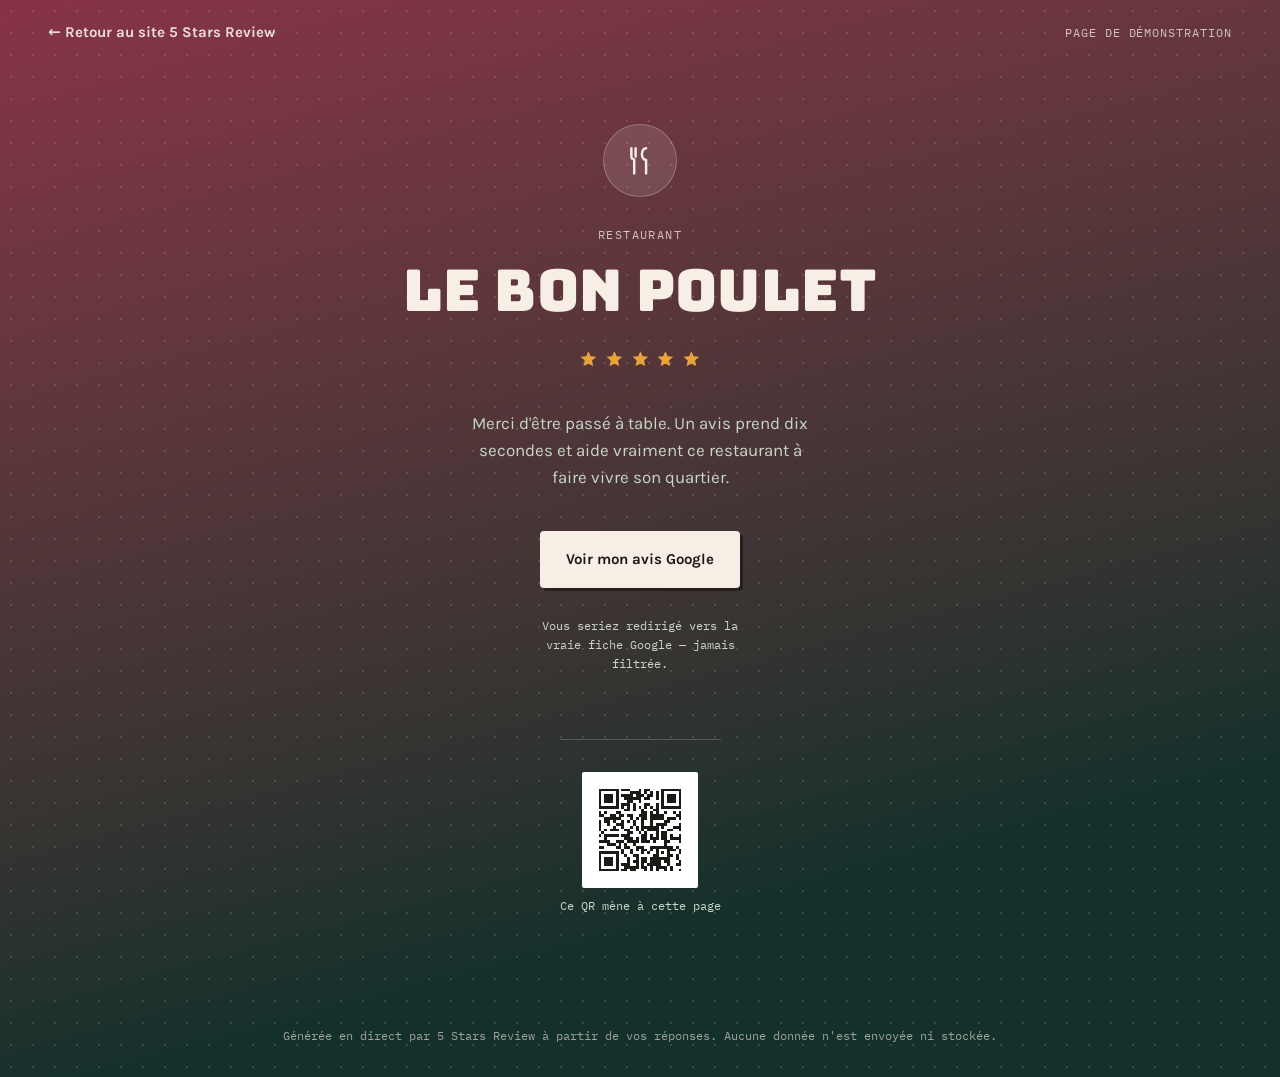
<file: apercu.html>
<!doctype html>
<html lang="fr">
<head>
<meta charset="utf-8">
<meta name="viewport" content="width=device-width, initial-scale=1">
<title>Votre page — 5 Stars Review (démonstration)</title>
<meta name="description" content="Aperçu généré en direct : la page qu'un client verrait après avoir scanné votre QR code 5 Stars Review.">
<meta name="robots" content="noindex">
<link rel="icon" href="data:image/svg+xml,%3Csvg xmlns='http://www.w3.org/2000/svg' viewBox='0 0 64 64'%3E%3Crect width='64' height='64' rx='12' fill='%2314302B'/%3E%3Cpath d='M32 12l5.6 12.6 13.7 1.3-10.3 9.4 3 13.4L32 41.6 20 48.7l3-13.4-10.3-9.4 13.7-1.3z' fill='%23EAA33B'/%3E%3C/svg%3E">
<link rel="stylesheet" href="assets/css/style.css">
<link rel="stylesheet" href="assets/css/apercu.css">
</head>
<body class="page-apercu">
<a class="skip-link" href="#apercu-cta">Aller au bouton d'avis</a>

<svg width="0" height="0" style="position:absolute" aria-hidden="true" focusable="false">
<defs>
  <symbol id="tampon-etoile" viewBox="-60 -60 120 120">
    <circle cx="0" cy="0" r="53" fill="none" stroke="currentColor" stroke-width="4.5"/>
    <circle cx="0" cy="0" r="44" fill="none" stroke="currentColor" stroke-width="1.4" opacity="0.55"/>
    <path fill="currentColor" d="M 0.0,-46.6 L 9.9,-13.7 L 44.6,-14.5 L 16.7,5.4 L 26.3,36.2 L 0.0,19.0 L -27.3,37.5 L -16.4,5.3 L -44.8,-14.6 L -10.2,-14.1 Z"/>
  </symbol>

  <symbol id="etoile-mini" viewBox="0 0 24 24">
    <path fill="currentColor" d="M12 2.5l2.6 5.9 6.4.6-4.8 4.4 1.4 6.3L12 16.9l-5.6 2.8 1.4-6.3-4.8-4.4 6.4-.6L12 2.5Z"/>
  </symbol>

  <symbol id="icone-restaurant" viewBox="0 0 24 24">
    <path fill="none" stroke="currentColor" stroke-width="1.75" stroke-linecap="round" stroke-linejoin="round" d="M6 3v6a2 2 0 0 0 2 2v10M6 3v6M9 3v6"/>
    <path fill="none" stroke="currentColor" stroke-width="1.75" stroke-linecap="round" stroke-linejoin="round" d="M16.5 3c-1.7 0-3 1.8-3 4.2s1.3 4.2 3 4.2V21"/>
  </symbol>

  <symbol id="icone-salon" viewBox="0 0 24 24">
    <circle cx="6.2" cy="6.2" r="2.4" fill="none" stroke="currentColor" stroke-width="1.75"/>
    <circle cx="6.2" cy="17.8" r="2.4" fill="none" stroke="currentColor" stroke-width="1.75"/>
    <path fill="none" stroke="currentColor" stroke-width="1.75" stroke-linecap="round" d="M8.2 7.7 20 19.5M8.2 16.3 20 4.5"/>
  </symbol>

  <symbol id="icone-garage" viewBox="0 0 24 24">
    <path fill="none" stroke="currentColor" stroke-width="1.75" stroke-linecap="round" stroke-linejoin="round" d="M14.7 6.3a4 4 0 0 0-5.6 5.1L4 16.5 7.5 20l5-5.1a4 4 0 0 0 5.1-5.6l-2.7 2.7-2-2 2.8-2.7Z"/>
  </symbol>

  <symbol id="icone-hotel" viewBox="0 0 24 24">
    <path fill="none" stroke="currentColor" stroke-width="1.75" stroke-linecap="round" stroke-linejoin="round" d="M3 19v-7.2A1.8 1.8 0 0 1 4.8 10h4.4A1.8 1.8 0 0 1 11 11.8V14M3 19v2.2M3 19h18v2.2M11 14h8.2A1.8 1.8 0 0 1 21 15.8V19M7 10V7.8A1 1 0 0 1 8 6.8h1.8a1 1 0 0 1 1 1V10"/>
  </symbol>

  <symbol id="icone-cabinet" viewBox="0 0 24 24">
    <rect x="3" y="8.2" width="18" height="11" rx="2" fill="none" stroke="currentColor" stroke-width="1.75"/>
    <path fill="none" stroke="currentColor" stroke-width="1.75" stroke-linecap="round" stroke-linejoin="round" d="M8.4 8.2V6.4a2 2 0 0 1 2-2h3.2a2 2 0 0 1 2 2v1.8M3 13.4h18"/>
  </symbol>

  <symbol id="icone-boutique" viewBox="0 0 24 24">
    <path fill="none" stroke="currentColor" stroke-width="1.75" stroke-linecap="round" stroke-linejoin="round" d="M6 8h12l-1.1 12.2a1 1 0 0 1-1 .8H8.1a1 1 0 0 1-1-.8L6 8Z"/>
    <path fill="none" stroke="currentColor" stroke-width="1.75" stroke-linecap="round" d="M9 8V6.2a3 3 0 0 1 6 0V8"/>
  </symbol>
</defs>
</svg>

<div class="apercu-scene" id="scene">
  <header class="apercu-entete">
    <a href="index.html" class="apercu-retour" id="apercu-retour">← Retour au site 5 Stars Review</a>
    <span class="mono apercu-tag" id="apercu-tag">Page de démonstration</span>
  </header>

  <p class="apercu-banniere mono" id="apercu-banniere" hidden>Demande reçue — voici un aperçu de la page qu'on va construire pour vous. Réponse sous 24h ouvrées.</p>

  <main class="apercu-corps" id="apercu-corps">
    <span class="apercu-icone-halo"><svg id="apercu-icone" aria-hidden="true"><use href="#icone-restaurant"/></svg></span>
    <p class="apercu-secteur mono" id="apercu-secteur">Restaurant</p>
    <h1 class="apercu-nom" id="apercu-nom">Le Bon Poulet</h1>
    <div class="apercu-etoiles" aria-hidden="true">
      <svg><use href="#etoile-mini"/></svg>
      <svg><use href="#etoile-mini"/></svg>
      <svg><use href="#etoile-mini"/></svg>
      <svg><use href="#etoile-mini"/></svg>
      <svg><use href="#etoile-mini"/></svg>
    </div>
    <p class="apercu-phrase" id="apercu-phrase">Merci d'être passé. Un avis prend dix secondes et aide vraiment ce commerce à se faire connaître.</p>
    <button type="button" class="btn btn-blanc" id="apercu-cta">Voir mon avis Google</button>
    <p class="apercu-souscta mono">Vous seriez redirigé vers la vraie fiche Google — jamais filtrée.</p>

    <div class="apercu-qr-bloc">
      <canvas id="apercu-qr" width="116" height="116" role="img" aria-label="QR code menant vers cette page"></canvas>
      <p class="mono">Ce QR mène à cette page</p>
    </div>
  </main>

  <section class="apercu-simulation" id="apercu-simulation" hidden>
    <svg class="tampon tampon--grand" aria-hidden="true"><use href="#tampon-etoile"/></svg>
    <h2 tabindex="-1" id="apercu-simulation-titre">C'est ici qu'arrivent vos clients.</h2>
    <p>Dans la vraie version, ce bouton ouvre directement votre fiche Google Avis — jamais une page intermédiaire, jamais un tri. Cette démonstration s'arrête volontairement là : reproduire l'interface de Google n'aurait pas de sens ici.</p>
    <button type="button" class="btn btn-outline-light" id="apercu-retour-btn">← Revoir la page</button>
  </section>

  <footer class="apercu-pied mono">Générée en direct par 5 Stars Review à partir de vos réponses. Aucune donnée n'est envoyée ni stockée.</footer>
</div>

<script src="assets/js/qrcode-lib.js"></script>
<script src="assets/js/apercu.js"></script>
</body>
</html>
</file>
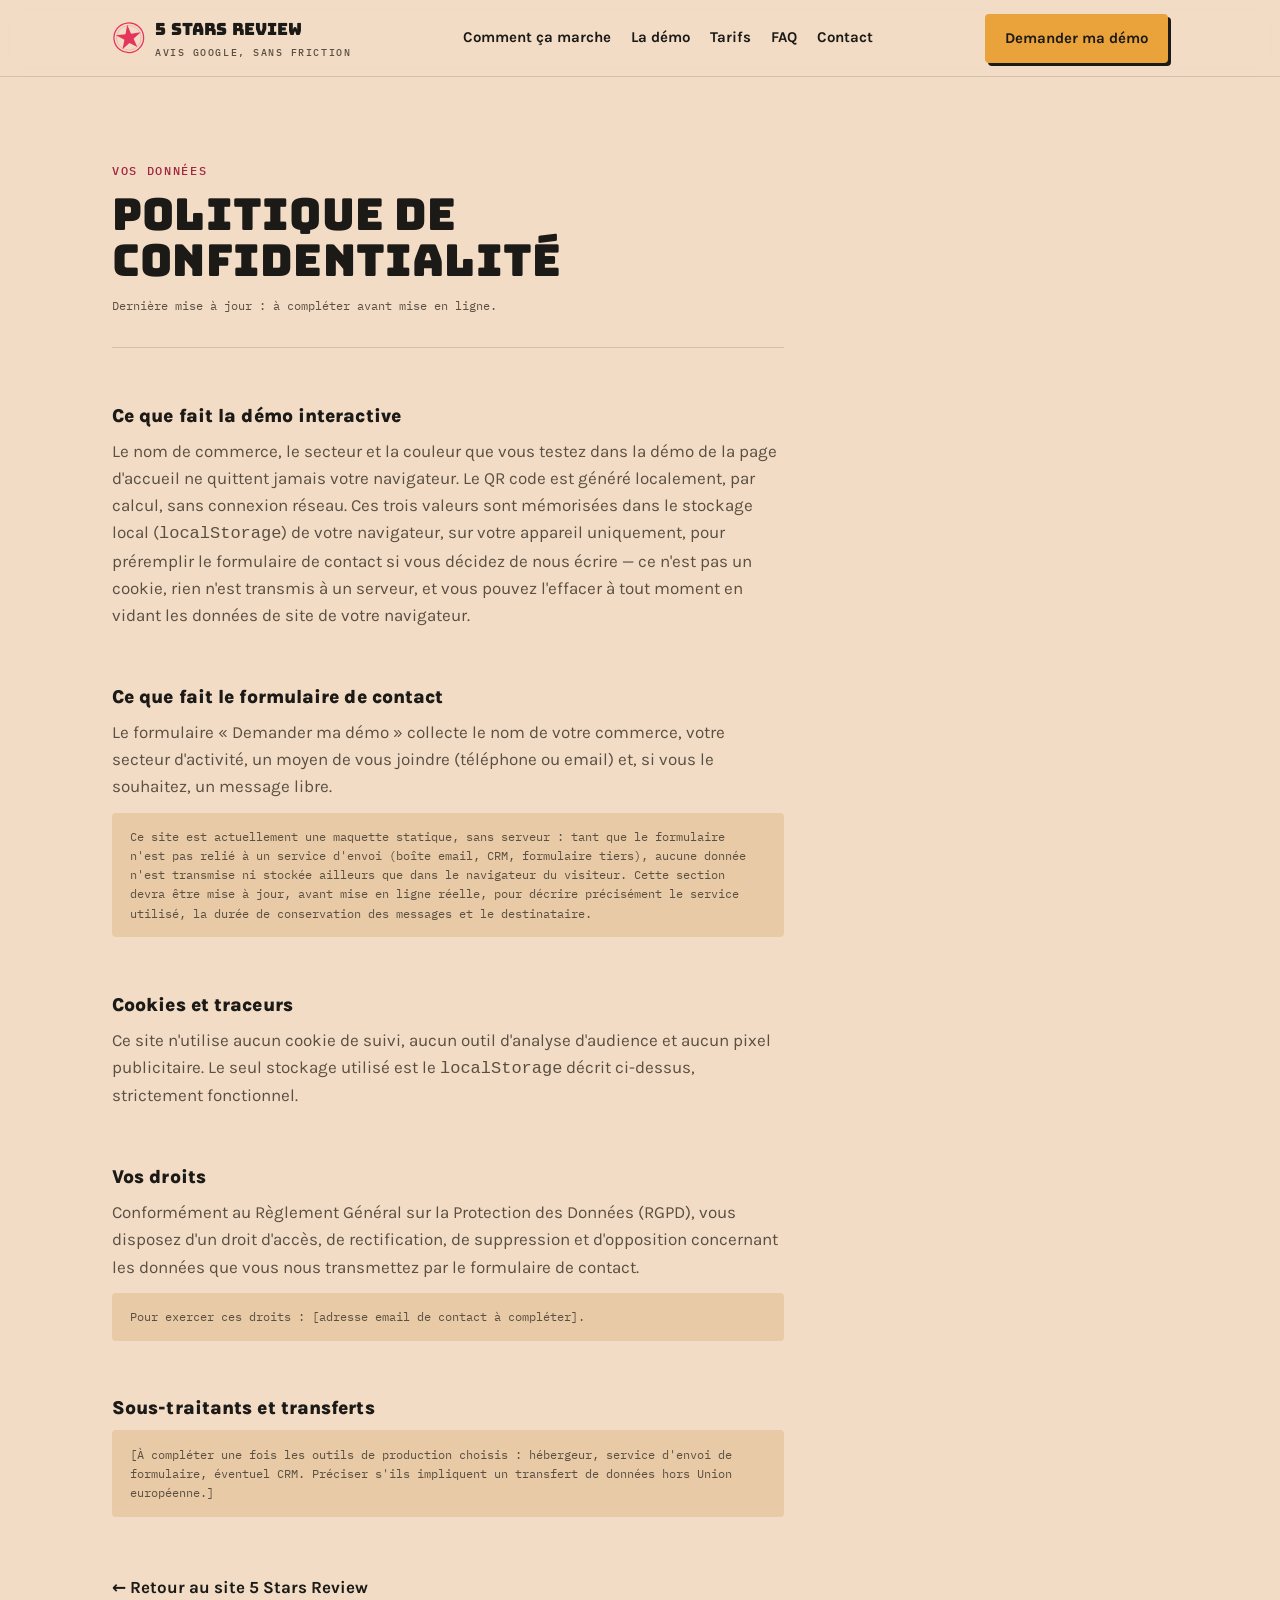
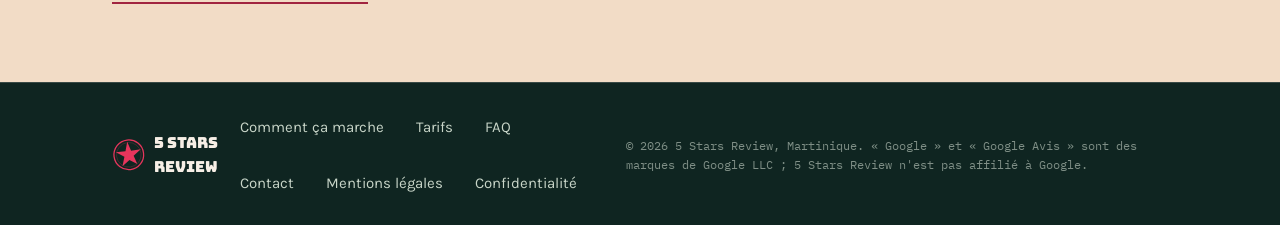
<file: confidentialite.html>
<!doctype html>
<html lang="fr">
<head>
<meta charset="utf-8">
<meta name="viewport" content="width=device-width, initial-scale=1">
<title>Politique de confidentialité — 5 Stars Review</title>
<meta name="description" content="Ce que 5 Stars Review fait et ne fait pas de vos données.">
<meta name="robots" content="noindex">
<link rel="icon" href="data:image/svg+xml,%3Csvg xmlns='http://www.w3.org/2000/svg' viewBox='0 0 64 64'%3E%3Crect width='64' height='64' rx='12' fill='%2314302B'/%3E%3Cpath d='M32 12l5.6 12.6 13.7 1.3-10.3 9.4 3 13.4L32 41.6 20 48.7l3-13.4-10.3-9.4 13.7-1.3z' fill='%23EAA33B'/%3E%3C/svg%3E">
<link rel="stylesheet" href="assets/css/style.css">
<link rel="stylesheet" href="assets/css/legal.css">
</head>
<body class="page-legale">
<a class="skip-link" href="#contenu">Aller au contenu</a>

<svg width="0" height="0" style="position:absolute" aria-hidden="true" focusable="false">
<defs>
  <symbol id="tampon-etoile" viewBox="-60 -60 120 120">
    <circle cx="0" cy="0" r="53" fill="none" stroke="currentColor" stroke-width="4.5"/>
    <circle cx="0" cy="0" r="44" fill="none" stroke="currentColor" stroke-width="1.4" opacity="0.55"/>
    <path fill="currentColor" d="M 0.0,-46.6 L 9.9,-13.7 L 44.6,-14.5 L 16.7,5.4 L 26.3,36.2 L 0.0,19.0 L -27.3,37.5 L -16.4,5.3 L -44.8,-14.6 L -10.2,-14.1 Z"/>
  </symbol>
</defs>
</svg>

<header class="site-header">
  <div class="container">
    <a href="index.html" class="logo">
      <svg class="tampon tampon--logo" aria-hidden="true"><use href="#tampon-etoile"/></svg>
      <span>
        <span class="logo-titre">5 Stars Review</span>
        <span class="logo-sub">Avis Google, sans friction</span>
      </span>
    </a>
    <nav class="nav-principale" aria-label="Navigation principale">
      <ul>
        <li><a href="index.html#comment-ca-marche">Comment ça marche</a></li>
        <li><a href="index.html#demo">La démo</a></li>
        <li><a href="index.html#tarifs">Tarifs</a></li>
        <li><a href="index.html#faq">FAQ</a></li>
        <li><a href="index.html#contact">Contact</a></li>
      </ul>
    </nav>
    <div class="header-cta">
      <a href="index.html#contact" class="btn btn-primary">Demander ma démo</a>
    </div>
  </div>
</header>

<main id="contenu">
  <div class="container">
    <div class="legal-entete">
      <span class="kicker">Vos données</span>
      <h1>Politique de confidentialité</h1>
      <p class="legal-maj">Dernière mise à jour : à compléter avant mise en ligne.</p>
    </div>

    <div class="legal-corps">
      <section>
        <h2>Ce que fait la démo interactive</h2>
        <p>Le nom de commerce, le secteur et la couleur que vous testez dans la démo de la page d'accueil ne quittent jamais votre navigateur. Le QR code est généré localement, par calcul, sans connexion réseau. Ces trois valeurs sont mémorisées dans le stockage local (<code>localStorage</code>) de votre navigateur, sur votre appareil uniquement, pour préremplir le formulaire de contact si vous décidez de nous écrire — ce n'est pas un cookie, rien n'est transmis à un serveur, et vous pouvez l'effacer à tout moment en vidant les données de site de votre navigateur.</p>
      </section>

      <section>
        <h2>Ce que fait le formulaire de contact</h2>
        <p>Le formulaire « Demander ma démo » collecte le nom de votre commerce, votre secteur d'activité, un moyen de vous joindre (téléphone ou email) et, si vous le souhaitez, un message libre.</p>
        <p class="legal-placeholder">Ce site est actuellement une maquette statique, sans serveur : tant que le formulaire n'est pas relié à un service d'envoi (boîte email, CRM, formulaire tiers), aucune donnée n'est transmise ni stockée ailleurs que dans le navigateur du visiteur. Cette section devra être mise à jour, avant mise en ligne réelle, pour décrire précisément le service utilisé, la durée de conservation des messages et le destinataire.</p>
      </section>

      <section>
        <h2>Cookies et traceurs</h2>
        <p>Ce site n'utilise aucun cookie de suivi, aucun outil d'analyse d'audience et aucun pixel publicitaire. Le seul stockage utilisé est le <code>localStorage</code> décrit ci-dessus, strictement fonctionnel.</p>
      </section>

      <section>
        <h2>Vos droits</h2>
        <p>Conformément au Règlement Général sur la Protection des Données (RGPD), vous disposez d'un droit d'accès, de rectification, de suppression et d'opposition concernant les données que vous nous transmettez par le formulaire de contact.</p>
        <p class="legal-placeholder">Pour exercer ces droits : [adresse email de contact à compléter].</p>
      </section>

      <section>
        <h2>Sous-traitants et transferts</h2>
        <p class="legal-placeholder">[À compléter une fois les outils de production choisis : hébergeur, service d'envoi de formulaire, éventuel CRM. Préciser s'ils impliquent un transfert de données hors Union européenne.]</p>
      </section>
    </div>

    <a href="index.html" class="legal-retour">← Retour au site 5 Stars Review</a>
  </div>
</main>

<footer class="site-footer">
  <div class="container pied-grille">
    <a href="index.html" class="pied-logo">
      <svg class="tampon tampon--logo" width="22" height="22" aria-hidden="true"><use href="#tampon-etoile"/></svg>
      5 Stars Review
    </a>
    <nav aria-label="Navigation du pied de page">
      <ul class="pied-liens">
        <li><a href="index.html#comment-ca-marche">Comment ça marche</a></li>
        <li><a href="index.html#tarifs">Tarifs</a></li>
        <li><a href="index.html#faq">FAQ</a></li>
        <li><a href="index.html#contact">Contact</a></li>
        <li><a href="mentions-legales.html">Mentions légales</a></li>
        <li><a href="confidentialite.html">Confidentialité</a></li>
      </ul>
    </nav>
    <p class="pied-mentions">© 2026 5 Stars Review, Martinique. « Google » et « Google Avis » sont des marques de Google LLC ; 5 Stars Review n'est pas affilié à Google.</p>
  </div>
</footer>
</body>
</html>
</file>
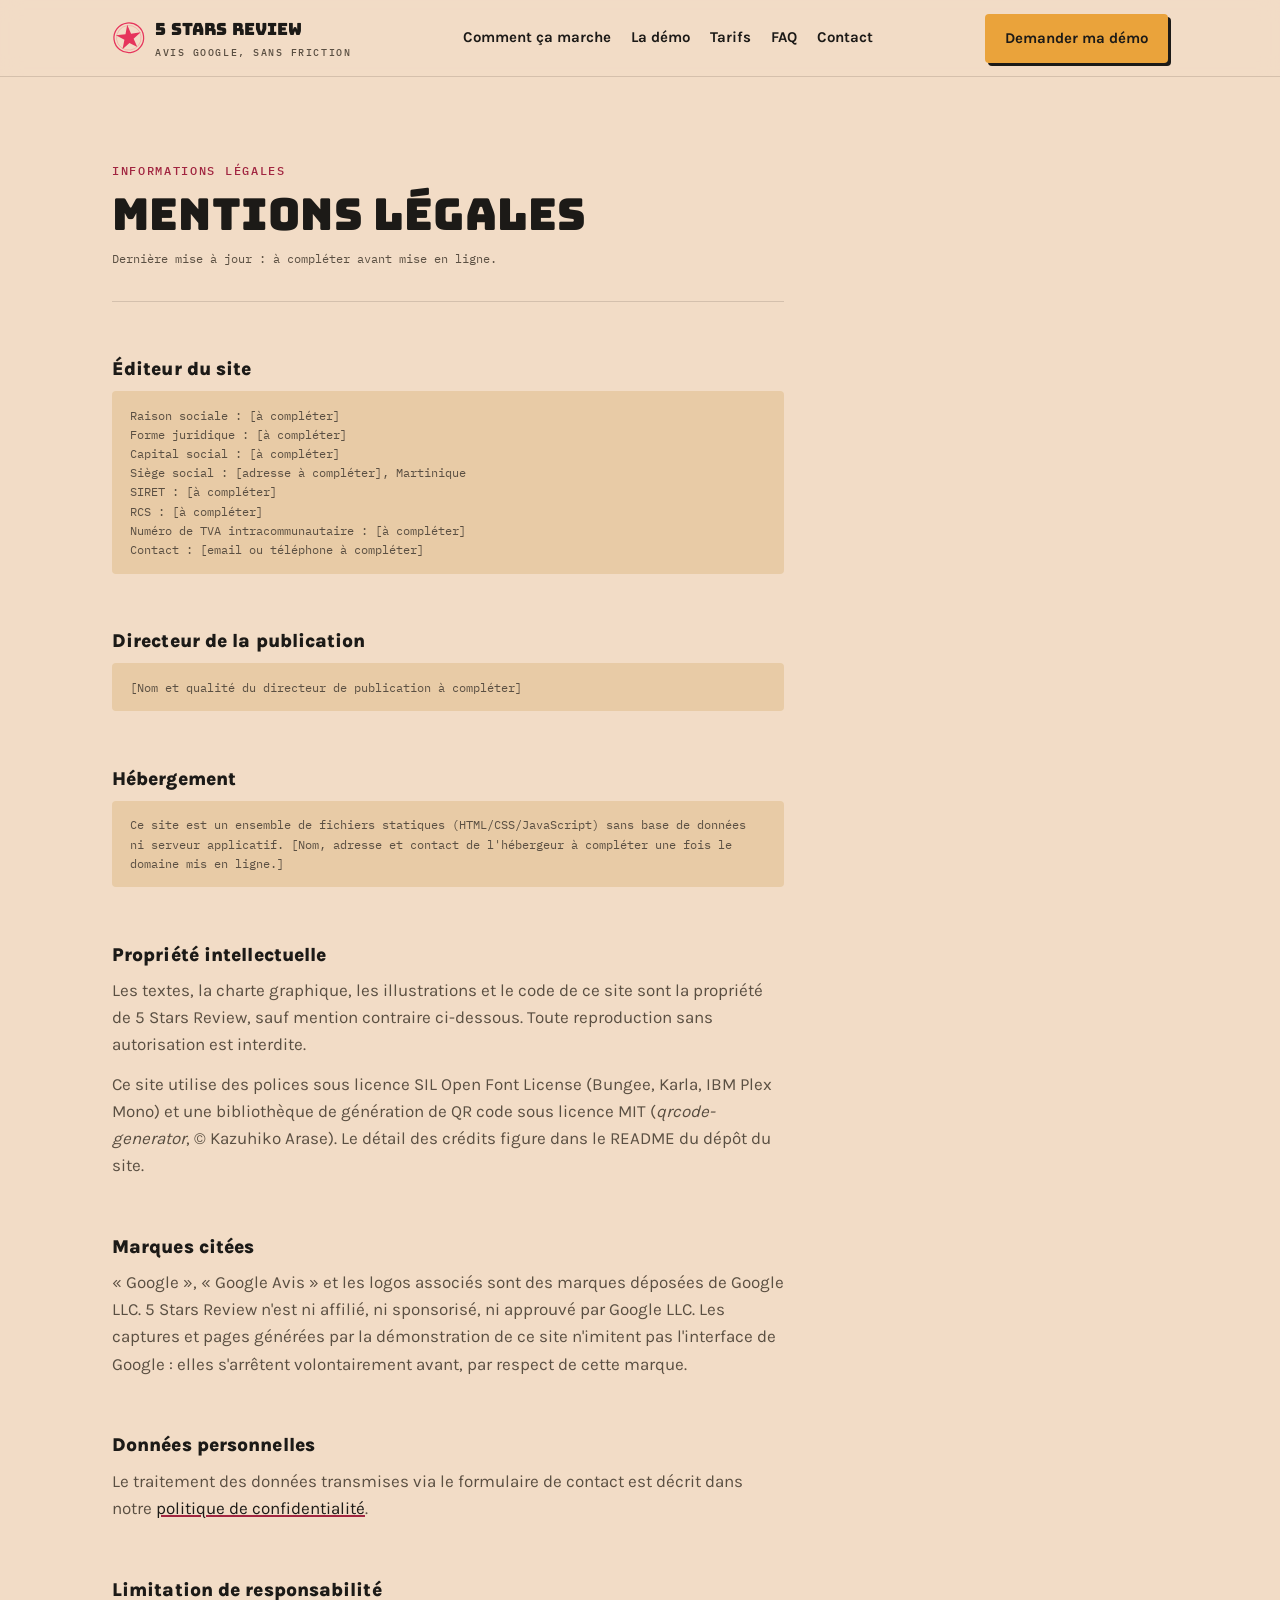
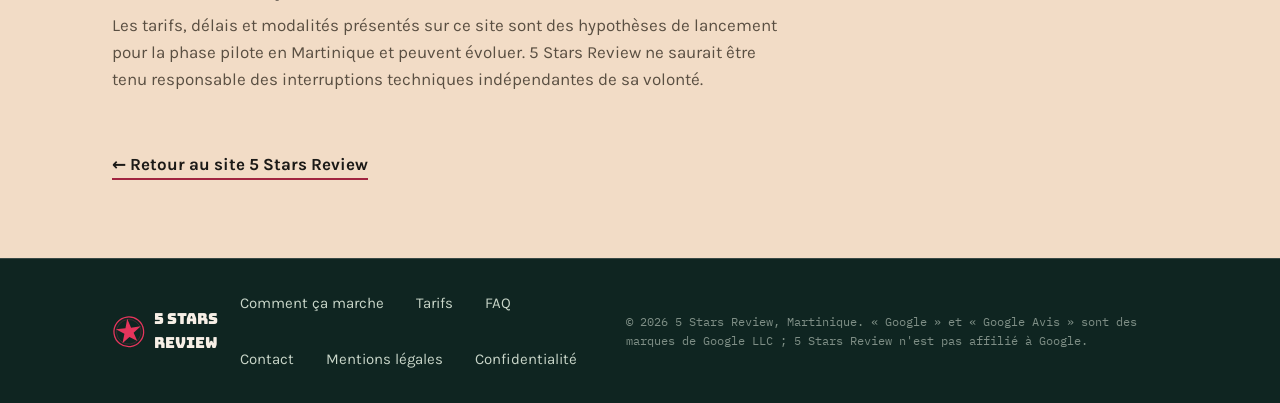
<file: mentions-legales.html>
<!doctype html>
<html lang="fr">
<head>
<meta charset="utf-8">
<meta name="viewport" content="width=device-width, initial-scale=1">
<title>Mentions légales — 5 Stars Review</title>
<meta name="description" content="Mentions légales du site 5 Stars Review.">
<meta name="robots" content="noindex">
<link rel="icon" href="data:image/svg+xml,%3Csvg xmlns='http://www.w3.org/2000/svg' viewBox='0 0 64 64'%3E%3Crect width='64' height='64' rx='12' fill='%2314302B'/%3E%3Cpath d='M32 12l5.6 12.6 13.7 1.3-10.3 9.4 3 13.4L32 41.6 20 48.7l3-13.4-10.3-9.4 13.7-1.3z' fill='%23EAA33B'/%3E%3C/svg%3E">
<link rel="stylesheet" href="assets/css/style.css">
<link rel="stylesheet" href="assets/css/legal.css">
</head>
<body class="page-legale">
<a class="skip-link" href="#contenu">Aller au contenu</a>

<svg width="0" height="0" style="position:absolute" aria-hidden="true" focusable="false">
<defs>
  <symbol id="tampon-etoile" viewBox="-60 -60 120 120">
    <circle cx="0" cy="0" r="53" fill="none" stroke="currentColor" stroke-width="4.5"/>
    <circle cx="0" cy="0" r="44" fill="none" stroke="currentColor" stroke-width="1.4" opacity="0.55"/>
    <path fill="currentColor" d="M 0.0,-46.6 L 9.9,-13.7 L 44.6,-14.5 L 16.7,5.4 L 26.3,36.2 L 0.0,19.0 L -27.3,37.5 L -16.4,5.3 L -44.8,-14.6 L -10.2,-14.1 Z"/>
  </symbol>
</defs>
</svg>

<header class="site-header">
  <div class="container">
    <a href="index.html" class="logo">
      <svg class="tampon tampon--logo" aria-hidden="true"><use href="#tampon-etoile"/></svg>
      <span>
        <span class="logo-titre">5 Stars Review</span>
        <span class="logo-sub">Avis Google, sans friction</span>
      </span>
    </a>
    <nav class="nav-principale" aria-label="Navigation principale">
      <ul>
        <li><a href="index.html#comment-ca-marche">Comment ça marche</a></li>
        <li><a href="index.html#demo">La démo</a></li>
        <li><a href="index.html#tarifs">Tarifs</a></li>
        <li><a href="index.html#faq">FAQ</a></li>
        <li><a href="index.html#contact">Contact</a></li>
      </ul>
    </nav>
    <div class="header-cta">
      <a href="index.html#contact" class="btn btn-primary">Demander ma démo</a>
    </div>
  </div>
</header>

<main id="contenu">
  <div class="container">
    <div class="legal-entete">
      <span class="kicker">Informations légales</span>
      <h1>Mentions légales</h1>
      <p class="legal-maj">Dernière mise à jour : à compléter avant mise en ligne.</p>
    </div>

    <div class="legal-corps">
      <section>
        <h2>Éditeur du site</h2>
        <p class="legal-placeholder">Raison sociale : [à compléter]<br>Forme juridique : [à compléter]<br>Capital social : [à compléter]<br>Siège social : [adresse à compléter], Martinique<br>SIRET : [à compléter]<br>RCS : [à compléter]<br>Numéro de TVA intracommunautaire : [à compléter]<br>Contact : [email ou téléphone à compléter]</p>
      </section>

      <section>
        <h2>Directeur de la publication</h2>
        <p class="legal-placeholder">[Nom et qualité du directeur de publication à compléter]</p>
      </section>

      <section>
        <h2>Hébergement</h2>
        <p class="legal-placeholder">Ce site est un ensemble de fichiers statiques (HTML/CSS/JavaScript) sans base de données ni serveur applicatif. [Nom, adresse et contact de l'hébergeur à compléter une fois le domaine mis en ligne.]</p>
      </section>

      <section>
        <h2>Propriété intellectuelle</h2>
        <p>Les textes, la charte graphique, les illustrations et le code de ce site sont la propriété de 5 Stars Review, sauf mention contraire ci-dessous. Toute reproduction sans autorisation est interdite.</p>
        <p>Ce site utilise des polices sous licence SIL Open Font License (Bungee, Karla, IBM Plex Mono) et une bibliothèque de génération de QR code sous licence MIT (<em>qrcode-generator</em>, © Kazuhiko Arase). Le détail des crédits figure dans le README du dépôt du site.</p>
      </section>

      <section>
        <h2>Marques citées</h2>
        <p>« Google », « Google Avis » et les logos associés sont des marques déposées de Google LLC. 5 Stars Review n'est ni affilié, ni sponsorisé, ni approuvé par Google LLC. Les captures et pages générées par la démonstration de ce site n'imitent pas l'interface de Google : elles s'arrêtent volontairement avant, par respect de cette marque.</p>
      </section>

      <section>
        <h2>Données personnelles</h2>
        <p>Le traitement des données transmises via le formulaire de contact est décrit dans notre <a href="confidentialite.html">politique de confidentialité</a>.</p>
      </section>

      <section>
        <h2>Limitation de responsabilité</h2>
        <p>Les tarifs, délais et modalités présentés sur ce site sont des hypothèses de lancement pour la phase pilote en Martinique et peuvent évoluer. 5 Stars Review ne saurait être tenu responsable des interruptions techniques indépendantes de sa volonté.</p>
      </section>
    </div>

    <a href="index.html" class="legal-retour">← Retour au site 5 Stars Review</a>
  </div>
</main>

<footer class="site-footer">
  <div class="container pied-grille">
    <a href="index.html" class="pied-logo">
      <svg class="tampon tampon--logo" width="22" height="22" aria-hidden="true"><use href="#tampon-etoile"/></svg>
      5 Stars Review
    </a>
    <nav aria-label="Navigation du pied de page">
      <ul class="pied-liens">
        <li><a href="index.html#comment-ca-marche">Comment ça marche</a></li>
        <li><a href="index.html#tarifs">Tarifs</a></li>
        <li><a href="index.html#faq">FAQ</a></li>
        <li><a href="index.html#contact">Contact</a></li>
        <li><a href="mentions-legales.html">Mentions légales</a></li>
        <li><a href="confidentialite.html">Confidentialité</a></li>
      </ul>
    </nav>
    <p class="pied-mentions">© 2026 5 Stars Review, Martinique. « Google » et « Google Avis » sont des marques de Google LLC ; 5 Stars Review n'est pas affilié à Google.</p>
  </div>
</footer>
</body>
</html>
</file>
<file: assets/css/style.css>
/* =========================================================================
   5 Stars Review — feuille de style
   Direction : le papier d'addition, le tampon encré, la salle le soir.
   Voir README.md pour le plan de design complet.
   ========================================================================= */

@import url("fonts.css");

/* ---------- Tokens ---------------------------------------------------- */

:root {
  /* Couleurs de marque (voir le plan de design dans README.md) */
  --nuit: #14302b;
  --nuit-haut: #1b3d36; /* nuit, légèrement relevée, pour les dégradés de bande sombre */
  --papier: #f2dcc6;
  --papier-dim: #e8cba6; /* teinte de papier, pour rythmer les sections claires */
  --piment: #e6355c;
  --piment-sombre: #c22947;
  --piment-texte: #a12540; /* piment assombri pour rester ≥ 4.5:1 en petit texte sur fond clair */
  --soleil: #eaa33b;
  --soleil-clair: #f2bd6b;
  --ecume: #f7efe6;
  --encre: #1c1a17;

  /* Rôles sémantiques */
  --bg: var(--papier);
  --bg-dim: var(--papier-dim);
  --bg-inverse: var(--nuit);
  --text: var(--encre);
  --text-inverse: var(--ecume);
  --text-muted: #5a4f42;
  --text-inverse-muted: #c9d6c9;
  --accent: var(--piment);
  --accent-or: var(--soleil);
  --line: rgba(28, 26, 23, 0.14);
  --line-inverse: rgba(247, 239, 230, 0.18);

  /* Typographie */
  --font-affichage: "Bungee", "Arial Black", system-ui, sans-serif;
  --font-texte: "Karla", "Segoe UI", system-ui, -apple-system, sans-serif;
  --font-mono: "IBM Plex Mono", "SFMono-Regular", ui-monospace, Menlo, monospace;

  --text-xs: 0.75rem;
  --text-sm: 0.9375rem;
  --text-base: 1.0625rem;
  --text-md: 1.1875rem;
  --text-lg: clamp(1.375rem, 1.2rem + 0.9vw, 1.875rem);
  --text-xl: clamp(1.875rem, 1.5rem + 1.9vw, 2.75rem);
  --text-2xl: clamp(2.5rem, 1.85rem + 3.6vw, 4.5rem);

  --leading-tight: 1.06;
  --leading-snug: 1.3;
  --leading-normal: 1.6;

  /* Espacements */
  --space-3xs: 0.25rem;
  --space-2xs: 0.5rem;
  --space-xs: 0.75rem;
  --space-s: 1.25rem;
  --space-m: 2rem;
  --space-l: clamp(2.5rem, 2rem + 2vw, 4rem);
  --space-xl: clamp(3.5rem, 2.5rem + 4vw, 6rem);
  --space-section: clamp(4rem, 3rem + 5vw, 7.5rem);

  --radius-s: 4px;
  --radius-m: 10px;
  --container: 72rem;
  --container-pad: clamp(1.25rem, 4vw, 3rem);

  --ease-out: cubic-bezier(0.16, 1, 0.3, 1);
  --dur-fast: 160ms;
  --dur-med: 420ms;
}

/* ---------- Reset ------------------------------------------------------ */

*,
*::before,
*::after {
  box-sizing: border-box;
}

html {
  -webkit-text-size-adjust: 100%;
  scroll-behavior: smooth;
}

body {
  margin: 0;
  background: var(--bg);
  color: var(--text);
  font-family: var(--font-texte);
  font-size: var(--text-base);
  line-height: var(--leading-normal);
  font-weight: 400;
  -webkit-font-smoothing: antialiased;
}

img,
svg {
  display: block;
  max-width: 100%;
}

button,
input,
select,
textarea {
  font: inherit;
  color: inherit;
}

a {
  color: inherit;
}

ul {
  margin: 0;
  padding: 0;
  list-style: none;
}

h1,
h2,
h3,
h4,
p,
figure {
  margin: 0;
}

button {
  cursor: pointer;
  background: none;
  border: 0;
}

/* ---------- Accessibilité : focus & mouvement -------------------------- */

:focus {
  outline: none;
}

:focus-visible {
  outline: 3px solid var(--piment-texte);
  outline-offset: 3px;
  border-radius: 2px;
}

.section--inverse :focus-visible {
  outline-color: var(--soleil);
}

@media (prefers-reduced-motion: reduce) {
  html {
    scroll-behavior: auto;
  }
  *,
  *::before,
  *::after {
    animation-duration: 0.001ms !important;
    animation-delay: 0.001ms !important;
    animation-iteration-count: 1 !important;
    transition-duration: 0.001ms !important;
    transition-delay: 0.001ms !important;
    scroll-behavior: auto !important;
  }
}

.skip-link {
  position: absolute;
  left: var(--space-s);
  top: -3rem;
  background: var(--soleil);
  color: var(--encre);
  padding: 0.6rem 1rem;
  border-radius: var(--radius-s);
  font-weight: 700;
  z-index: 200;
  transition: top var(--dur-fast) var(--ease-out);
}

.skip-link:focus-visible {
  top: var(--space-s);
}

/* ---------- Typographie -------------------------------------------------*/

.kicker {
  font-family: var(--font-mono);
  font-size: var(--text-xs);
  font-weight: 500;
  letter-spacing: 0.14em;
  text-transform: uppercase;
  color: var(--piment-texte);
  display: inline-flex;
  align-items: center;
  gap: 0.5em;
}

.section--inverse .kicker {
  color: var(--soleil);
}

h1,
h2,
.h-display {
  font-family: var(--font-affichage);
  font-weight: 400;
  line-height: var(--leading-tight);
  letter-spacing: 0.005em;
  text-wrap: balance;
}

h1 {
  font-size: var(--text-2xl);
}

h2 {
  font-size: var(--text-xl);
}

h3 {
  font-family: var(--font-texte);
  font-weight: 800;
  font-size: var(--text-lg);
  line-height: var(--leading-snug);
  text-wrap: balance;
}

.lead {
  font-size: var(--text-md);
  line-height: var(--leading-snug);
  color: var(--text-muted);
  max-width: 42ch;
}

.section--inverse .lead {
  color: var(--text-inverse-muted);
}

.mono {
  font-family: var(--font-mono);
}

/* ---------- Layout ------------------------------------------------------*/

.container {
  max-width: var(--container);
  margin-inline: auto;
  padding-inline: var(--container-pad);
}

main section {
  padding-block: var(--space-section);
  scroll-margin-top: 5.5rem;
}

.section--inverse {
  background: var(--nuit);
  color: var(--text-inverse);
}

.section--dim {
  background: var(--papier-dim);
}

.visually-hidden {
  position: absolute;
  width: 1px;
  height: 1px;
  overflow: hidden;
  clip: rect(0 0 0 0);
  white-space: nowrap;
  border: 0;
  padding: 0;
  margin: -1px;
}

/* ---------- Boutons ------------------------------------------------------*/

.btn {
  display: inline-flex;
  align-items: center;
  justify-content: center;
  gap: 0.6em;
  font-family: var(--font-texte);
  font-weight: 700;
  font-size: var(--text-sm);
  padding: 0.95em 1.6em;
  border-radius: var(--radius-s);
  border: 2px solid transparent;
  text-decoration: none;
  transition: transform var(--dur-fast) var(--ease-out), box-shadow var(--dur-fast) var(--ease-out);
  white-space: nowrap;
}

.btn:active {
  transform: translateY(1px);
}

.btn-primary {
  background: var(--soleil);
  color: var(--encre);
  box-shadow: 3px 3px 0 0 var(--encre);
}

.btn-primary:hover {
  box-shadow: 4px 4px 0 0 var(--encre);
  transform: translate(-1px, -1px);
}

.btn-ghost {
  background: transparent;
  border-color: currentColor;
  color: inherit;
}

.btn-ghost:hover {
  background: rgba(28, 26, 23, 0.06);
}

.section--inverse .btn-ghost:hover {
  background: rgba(247, 239, 230, 0.1);
}

.btn-outline-light {
  background: transparent;
  border-color: var(--ecume);
  color: var(--ecume);
}

.btn-outline-light:hover {
  background: rgba(247, 239, 230, 0.1);
}

/* ---------- Tampon (élément signature) -----------------------------------
   Une étoile encrée, tracée à la main, légèrement irrégulière.
   Utilisée : logo (calme), démo (le moment fort), promesse de non-filtrage.
   -------------------------------------------------------------------------*/

.tampon {
  color: var(--piment);
  flex-shrink: 0;
}

.tampon--logo {
  width: 2.1rem;
  height: 2.1rem;
  transform: rotate(-7deg);
}

.tampon--sceau {
  width: 3rem;
  height: 3rem;
  transform: rotate(4deg);
  color: var(--soleil);
}

.tampon--grand {
  width: clamp(6rem, 5rem + 6vw, 9.5rem);
  height: clamp(6rem, 5rem + 6vw, 9.5rem);
  color: var(--piment);
}

/* ---------- En-tête -------------------------------------------------------*/

.site-header {
  position: sticky;
  top: 0;
  z-index: 100;
  background: rgba(242, 220, 198, 0.92);
  backdrop-filter: blur(10px);
  border-bottom: 1px solid var(--line);
}

.progression {
  position: absolute;
  left: 0;
  right: 0;
  bottom: -1px;
  height: 2px;
}

.progression span {
  display: block;
  height: 100%;
  width: 100%;
  background: var(--piment-texte);
  transform: scaleX(0);
  transform-origin: left;
  transition: transform 120ms linear;
}

.site-header .container {
  display: flex;
  align-items: center;
  justify-content: space-between;
  gap: var(--space-m);
  padding-block: 0.85rem;
}

.logo {
  display: inline-flex;
  align-items: center;
  gap: 0.6rem;
  font-family: var(--font-affichage);
  font-size: 1.05rem;
  letter-spacing: 0.01em;
  text-decoration: none;
  color: var(--encre);
}

.logo span {
  display: block;
}

.logo .logo-sub {
  font-family: var(--font-mono);
  font-size: 0.6rem;
  font-weight: 500;
  letter-spacing: 0.16em;
  text-transform: uppercase;
  color: var(--text-muted);
  margin-top: 0.15rem;
}

.nav-principale {
  display: none;
}

.nav-principale ul {
  display: flex;
  align-items: center;
  gap: var(--space-s);
}

.nav-principale a {
  display: inline-block;
  white-space: nowrap;
  text-decoration: none;
  font-weight: 700;
  font-size: var(--text-sm);
  padding-block: 0.3rem;
  border-bottom: 2px solid transparent;
  transition: border-color var(--dur-fast) var(--ease-out);
}

.nav-principale a:hover {
  border-color: var(--piment);
}

.header-cta {
  display: flex;
  align-items: center;
  gap: var(--space-s);
}

.header-cta .btn {
  padding: 0.7em 1.2em;
}

@media (min-width: 68rem) {
  .nav-principale {
    display: block;
  }
}

@media (max-width: 30rem) {
  .logo .logo-sub {
    display: none;
  }
  .site-header .container {
    padding-block: 0.65rem;
  }
  .header-cta .btn {
    padding: 0.6em 0.85em;
    font-size: var(--text-xs);
  }
}

/* ---------- Hero -----------------------------------------------------------*/

.hero {
  background: linear-gradient(165deg, var(--nuit-haut) 0%, var(--nuit) 55%, #0f2521 100%);
  color: var(--text-inverse);
  position: relative;
  overflow: hidden;
  padding-block: clamp(3.5rem, 3rem + 4vw, 6rem);
}

.hero::before {
  content: "";
  position: absolute;
  inset: 0;
  background-image: radial-gradient(circle, rgba(247, 239, 230, 0.16) 1px, transparent 1.4px);
  background-size: 22px 22px;
  opacity: 0.35;
  pointer-events: none;
}

.hero-grille {
  position: relative;
  display: grid;
  gap: var(--space-xl);
  align-items: center;
}

.hero-corps {
  max-width: 40rem;
}

@media (min-width: 60rem) {
  .hero-grille {
    grid-template-columns: 1.05fr 0.95fr;
    gap: var(--space-l);
  }
}

.hero-badge {
  display: inline-flex;
  align-items: center;
  gap: 0.55rem;
  font-family: var(--font-mono);
  font-size: var(--text-xs);
  letter-spacing: 0.08em;
  text-transform: uppercase;
  color: var(--soleil-clair);
  border: 1px solid var(--line-inverse);
  padding: 0.4rem 0.8rem 0.4rem 0.55rem;
  border-radius: 999px;
  margin-bottom: var(--space-m);
}

.hero-badge .point {
  width: 0.45rem;
  height: 0.45rem;
  border-radius: 50%;
  background: var(--piment);
  box-shadow: 0 0 0 3px rgba(230, 53, 92, 0.25);
}

.hero h1 {
  margin-bottom: var(--space-s);
}

.hero h1 em {
  font-style: normal;
  color: var(--soleil);
}

.hero .lead {
  color: var(--text-inverse-muted);
  max-width: 34ch;
  margin-bottom: var(--space-m);
  font-size: var(--text-md);
}

.hero-actions {
  display: flex;
  flex-wrap: wrap;
  gap: var(--space-s);
  margin-bottom: var(--space-l);
}

.hero-preuve {
  display: flex;
  align-items: center;
  gap: 0.9rem;
  font-family: var(--font-mono);
  font-size: var(--text-xs);
  color: var(--text-inverse-muted);
  border-top: 1px solid var(--line-inverse);
  padding-top: var(--space-s);
  max-width: 30rem;
}

.hero-preuve .etoiles {
  display: flex;
  gap: 0.2em;
  color: var(--soleil);
  flex-shrink: 0;
}

/* ---------- Vitrine du hero (le produit, pas une illustration) ----------------
   Le chevalet-QR et le téléphone de Maison Blanche, reliés par un trait qui se
   trace au chargement pendant que l'écran du téléphone apparaît — un seul
   geste, une fois, jamais en boucle. Respecte prefers-reduced-motion (règle
   globale plus haut : tout apparaît directement dans son état final).
   -------------------------------------------------------------------------*/

.hero-vitrine {
  display: flex;
  flex-direction: column;
  align-items: center;
  gap: var(--space-s);
}

.hero-scene {
  position: relative;
  display: flex;
  align-items: flex-end;
  justify-content: center;
  gap: 1.1rem;
  width: 100%;
  max-width: 24rem;
  padding-block: 1rem;
}

.hero-lien-svg {
  position: absolute;
  inset: 0;
  width: 100%;
  height: 100%;
  overflow: visible;
  z-index: 2;
  pointer-events: none;
}

.hero-lien-trait {
  stroke: var(--soleil-clair);
  stroke-width: 2;
  vector-effect: non-scaling-stroke;
  stroke-linecap: round;
  stroke-dasharray: 3 3.2;
  stroke-dashoffset: 62;
  opacity: 0.9;
  transition: stroke-dashoffset 750ms var(--ease-out);
}

.hero-scene.scan-joue .hero-lien-trait {
  stroke-dashoffset: 0;
}

.hero-carte-qr {
  position: relative;
  z-index: 1;
  width: 7rem;
  flex-shrink: 0;
  background: var(--ecume);
  border-radius: var(--radius-s);
  padding: 0.7rem 0.7rem 0.6rem;
  transform: rotate(-7deg);
  box-shadow: 0 20px 34px -20px rgba(20, 48, 43, 0.55);
  margin-bottom: 1.6rem;
}

.hero-carte-qr-cadre {
  position: relative;
  overflow: hidden;
  border-radius: 2px;
}

.hero-carte-qr-motif {
  width: 100%;
  color: var(--encre);
}

.hero-scan-ligne {
  position: absolute;
  left: 0;
  right: 0;
  top: 0;
  height: 3px;
  background: var(--piment-texte);
  box-shadow: 0 0 8px 1px var(--piment-texte);
  opacity: 0;
}

.hero-scene.scan-joue .hero-scan-ligne {
  animation: hero-scan-balaie 650ms ease-out forwards;
}

@keyframes hero-scan-balaie {
  0% {
    opacity: 1;
    transform: translateY(0);
  }
  85% {
    opacity: 1;
  }
  100% {
    opacity: 0;
    transform: translateY(100%);
  }
}

.hero-carte-legende {
  margin-top: 0.5rem;
  font-size: 0.62rem;
  letter-spacing: 0.08em;
  text-transform: uppercase;
  text-align: center;
  color: var(--text-muted);
}

.hero-telephone {
  z-index: 1;
  width: min(46vw, 175px);
  transform: rotate(4deg);
  flex-shrink: 0;
}

.hero-ecran .ecran-scene {
  opacity: 0;
  transform: scale(0.92);
  transition: opacity 500ms var(--ease-out) 600ms, transform 500ms var(--ease-out) 600ms;
}

.hero-scene.scan-joue .hero-ecran .ecran-scene {
  opacity: 1;
  transform: scale(1);
}

.hero-vitrine-legende {
  font-size: var(--text-xs);
  color: var(--text-inverse-muted);
  text-align: center;
  max-width: 22rem;
  opacity: 0.85;
}

@media (min-width: 26rem) {
  .hero-scene {
    max-width: 27rem;
    gap: 1.6rem;
  }
  .hero-carte-qr {
    width: 8rem;
  }
  .hero-telephone {
    width: min(42vw, 195px);
  }
}

/* ---------- Constat --------------------------------------------------------*/

.constat-grille {
  display: grid;
  gap: var(--space-l);
}

.constat-intro h2 {
  margin-bottom: var(--space-s);
}

.recu {
  position: relative;
  background: var(--ecume);
  border: 1px solid var(--line);
  border-radius: var(--radius-s);
  padding: var(--space-m) var(--space-s) var(--space-l);
  box-shadow: 0 24px 40px -28px rgba(20, 48, 43, 0.45);
}

.recu-entete {
  font-family: var(--font-mono);
  font-size: var(--text-xs);
  letter-spacing: 0.1em;
  text-transform: uppercase;
  color: var(--text-muted);
  display: flex;
  justify-content: space-between;
  border-bottom: 1px dashed var(--line);
  padding-bottom: var(--space-xs);
  margin-bottom: var(--space-2xs);
}

.recu-ligne {
  display: flex;
  justify-content: space-between;
  align-items: baseline;
  gap: var(--space-s);
  padding-block: 0.85em;
  border-bottom: 1px dashed var(--line);
}

.recu-ligne:last-of-type {
  border-bottom: none;
}

.recu-ligne .label {
  font-weight: 700;
}

.recu-ligne .valeur {
  font-family: var(--font-mono);
  font-size: var(--text-sm);
  color: var(--text-muted);
  text-align: right;
  flex-shrink: 0;
}

.recu::after {
  content: "";
  position: absolute;
  left: 0;
  right: 0;
  bottom: -0.5rem;
  height: 0.5rem;
  background-image: linear-gradient(135deg, var(--ecume) 50%, transparent 50%), linear-gradient(45deg, var(--ecume) 50%, transparent 50%);
  background-size: 1rem 1rem;
  background-position: left top;
  background-repeat: repeat-x;
}

@media (min-width: 56rem) {
  .constat-grille {
    grid-template-columns: minmax(0, 0.85fr) minmax(0, 1fr);
    align-items: start;
  }
}

/* ---------- Parcours --------------------------------------------------------*/

.parcours-tete {
  max-width: 40rem;
  margin-bottom: var(--space-l);
}

.parcours-tete h2 {
  margin-block: var(--space-2xs) var(--space-s);
}

.talons {
  display: grid;
  gap: var(--space-m);
}

.talon {
  position: relative;
  background: var(--ecume);
  border: 1px solid var(--line);
  border-radius: var(--radius-s);
  padding: var(--space-m) var(--space-s);
  box-shadow: 0 18px 34px -24px rgba(20, 48, 43, 0.4);
}

.talon::before,
.talon::after {
  content: "";
  position: absolute;
  top: 50%;
  width: 1.5rem;
  height: 1.5rem;
  background: var(--papier-dim);
  border: 1px solid var(--line);
  border-radius: 50%;
  transform: translateY(-50%);
}

.talon::before {
  left: -0.75rem;
}

.talon::after {
  right: -0.75rem;
}

.talon-num {
  font-family: var(--font-mono);
  font-size: var(--text-xs);
  letter-spacing: 0.08em;
  text-transform: uppercase;
  color: var(--piment-texte);
  display: block;
  margin-bottom: var(--space-2xs);
  border-bottom: 1px dashed var(--line);
  padding-bottom: var(--space-xs);
}

.talon h3 {
  margin-bottom: var(--space-3xs);
}

.talon p {
  color: var(--text-muted);
  font-size: var(--text-sm);
}

@media (min-width: 56rem) {
  .talons {
    grid-template-columns: repeat(3, 1fr);
  }
}

.callout {
  margin-top: var(--space-l);
  display: flex;
  gap: var(--space-s);
  align-items: flex-start;
  background: var(--ecume);
  border-left: 3px solid var(--piment);
  border-radius: 0 var(--radius-s) var(--radius-s) 0;
  padding: var(--space-s) var(--space-m);
  max-width: 52rem;
}

.callout svg {
  width: 1.3rem;
  height: 1.3rem;
  color: var(--piment);
  flex-shrink: 0;
  margin-top: 0.2rem;
}

.callout p {
  font-size: var(--text-sm);
  color: var(--text-muted);
}

.callout strong {
  color: var(--text);
  font-family: var(--font-mono);
  font-size: var(--text-xs);
  letter-spacing: 0.06em;
  text-transform: uppercase;
  display: block;
  margin-bottom: 0.3rem;
}

/* ---------- Ce que vous recevez (le kit) ---------------------------------------*/

.kit-tete {
  max-width: 40rem;
  margin-bottom: var(--space-l);
}

.kit-tete h2 {
  margin-block: var(--space-2xs) var(--space-s);
}

.kit-grille {
  display: grid;
  gap: var(--space-l) var(--space-m);
}

.kit-item h3 {
  margin-bottom: var(--space-3xs);
}

.kit-item p {
  color: var(--text-muted);
  font-size: var(--text-sm);
}

.kit-objet {
  width: 5.5rem;
  height: 5.5rem;
  display: grid;
  place-items: center;
  background: var(--ecume);
  border: 1px solid var(--line);
  border-radius: var(--radius-s);
  margin-bottom: var(--space-s);
  box-shadow: 0 14px 26px -20px rgba(20, 48, 43, 0.4);
}

.kit-objet-qr {
  width: 3.1rem;
  height: 3.1rem;
  color: var(--encre);
}

.kit-objet--sticker {
  border-radius: 50%;
}

.kit-objet--sticker .tampon {
  width: 2.9rem;
  height: 2.9rem;
  transform: none;
}

.kit-objet--nfc svg {
  width: 3.4rem;
  height: 3.3rem;
  color: var(--piment-texte);
}

.kit-telephone {
  width: 3.6rem;
  height: 5.2rem;
  background: var(--encre);
  border-radius: 0.8rem;
  padding: 0.35rem;
  display: flex;
  flex-direction: column;
  align-items: center;
  justify-content: center;
  gap: 0.4rem;
}

.kit-ligne {
  display: block;
  height: 0.3rem;
  border-radius: 999px;
  background: var(--ecume);
}

.kit-ligne--nom {
  width: 70%;
}

.kit-ligne--secteur {
  width: 45%;
  opacity: 0.6;
}

.kit-ligne--cta {
  width: 55%;
  height: 0.55rem;
  margin-top: 0.3rem;
  background: var(--soleil);
}

@media (min-width: 34rem) {
  .kit-grille {
    grid-template-columns: repeat(2, 1fr);
  }
}

@media (min-width: 64rem) {
  .kit-grille {
    grid-template-columns: repeat(4, 1fr);
  }
}

/* ---------- Démo interactive (pièce maîtresse) -------------------------------*/

.demo {
  background: var(--bg);
  position: relative;
}

.demo-tete {
  max-width: 44rem;
  margin-bottom: var(--space-l);
}

.demo-tete h2 {
  margin-block: var(--space-2xs) var(--space-s);
}

.demo-atelier {
  display: grid;
  gap: var(--space-l);
  align-items: start;
}

/* ---- Carnet (formulaire) ---- */

.carnet {
  background: var(--ecume);
  border: 1px solid var(--line);
  border-radius: var(--radius-s);
  padding: var(--space-m) var(--space-s);
  box-shadow: 0 24px 44px -30px rgba(20, 48, 43, 0.45);
}

.carnet-entete {
  display: flex;
  align-items: center;
  justify-content: space-between;
  border-bottom: 1px dashed var(--line);
  padding-bottom: var(--space-s);
  margin-bottom: var(--space-s);
}

.carnet-entete .kicker {
  color: var(--piment-texte);
}

.carnet-entete .mono {
  font-size: var(--text-xs);
  color: var(--text-muted);
}

.champ {
  margin-bottom: var(--space-s);
}

.champ label {
  display: block;
  font-family: var(--font-mono);
  font-size: var(--text-xs);
  letter-spacing: 0.08em;
  text-transform: uppercase;
  color: var(--text-muted);
  margin-bottom: 0.5rem;
}

.champ input[type="text"],
.champ select {
  width: 100%;
  background: transparent;
  border: none;
  border-bottom: 2px solid var(--line);
  padding: 0.55em 0.1em;
  font-size: var(--text-md);
  font-weight: 700;
  color: var(--text);
  border-radius: 0;
  transition: border-color var(--dur-fast) var(--ease-out);
  appearance: none;
}

.champ select {
  background-image: linear-gradient(45deg, transparent 50%, var(--encre) 50%), linear-gradient(135deg, var(--encre) 50%, transparent 50%);
  background-position: calc(100% - 6px) 1.1em, calc(100% - 1px) 1.1em;
  background-size: 6px 6px, 6px 6px;
  background-repeat: no-repeat;
  padding-right: 1.4em;
}

.champ input[type="text"]:focus,
.champ select:focus {
  border-color: var(--piment);
}

.champ input[aria-invalid="true"] {
  border-color: var(--piment-texte);
}

.champ input[type="text"]::placeholder {
  color: var(--text-muted);
  font-weight: 400;
  opacity: 0.7;
}

.couleurs {
  display: flex;
  flex-wrap: wrap;
  gap: 0.65rem;
  align-items: center;
}

.pastille {
  width: 2.15rem;
  height: 2.15rem;
  border-radius: 50%;
  border: 2px solid var(--encre);
  position: relative;
  transition: transform var(--dur-fast) var(--ease-out);
}

.pastille:hover {
  transform: scale(1.08);
}

.pastille[aria-checked="true"]::after {
  content: "";
  position: absolute;
  inset: -5px;
  border: 2px solid var(--encre);
  border-radius: 50%;
}

.pastille-perso {
  display: grid;
  place-items: center;
  background: repeating-conic-gradient(from 0deg, var(--papier) 0deg 90deg, var(--ecume) 90deg 180deg);
  font-family: var(--font-mono);
  font-size: 0.85rem;
  color: var(--encre);
  overflow: hidden;
}

.pastille-perso input[type="color"] {
  position: absolute;
  inset: 0;
  width: 100%;
  height: 100%;
  opacity: 0;
  cursor: pointer;
}

.carnet-note {
  font-family: var(--font-mono);
  font-size: var(--text-xs);
  color: var(--text-muted);
  margin-top: var(--space-s);
  border-top: 1px dashed var(--line);
  padding-top: var(--space-s);
}

/* ---- Sortie (téléphone + QR) ---- */

.sortie {
  display: flex;
  flex-direction: column;
  gap: var(--space-m);
  align-items: center;
}

.telephone {
  width: min(78vw, 250px);
  aspect-ratio: 9 / 19;
  background: var(--encre);
  border-radius: 2rem;
  padding: 0.55rem;
  box-shadow: 0 30px 55px -25px rgba(20, 48, 43, 0.55);
  position: relative;
  flex-shrink: 0;
}

.telephone::before {
  content: "";
  position: absolute;
  top: 0.95rem;
  left: 50%;
  transform: translateX(-50%);
  width: 2.6rem;
  height: 0.3rem;
  border-radius: 999px;
  background: rgba(247, 239, 230, 0.35);
  z-index: 2;
}

.telephone-ecran {
  height: 100%;
  border-radius: 1.55rem;
  overflow: hidden;
  background: var(--demo-accent, var(--nuit));
  display: flex;
  flex-direction: column;
  color: #fff;
  position: relative;
  transition: background var(--dur-med) var(--ease-out);
}

.ecran-scene {
  flex: 1;
  display: flex;
  flex-direction: column;
  align-items: center;
  justify-content: center;
  text-align: center;
  padding: 1.6rem 1.1rem 1.3rem;
  gap: 0.55rem;
}

.ecran-icone {
  width: 2.4rem;
  height: 2.4rem;
  opacity: 0.92;
}

.ecran-nom {
  font-family: var(--font-affichage);
  font-size: clamp(1.05rem, 0.85rem + 1.4vw, 1.5rem);
  line-height: 1.1;
  text-wrap: balance;
  overflow-wrap: anywhere;
  max-width: 12ch;
}

.ecran-secteur {
  font-family: var(--font-mono);
  font-size: 0.62rem;
  letter-spacing: 0.12em;
  text-transform: uppercase;
  opacity: 0.75;
}

.ecran-etoiles {
  display: flex;
  gap: 0.2em;
  color: #ffe9b8;
}

.ecran-cta {
  margin-top: 0.35rem;
  font-family: var(--font-texte);
  font-weight: 800;
  font-size: 0.72rem;
  background: #fff;
  /* Toujours --encre, jamais la couleur d'accent choisie : certaines pastilles
     (le jaune soleil notamment) donneraient un texte illisible sur fond blanc. */
  color: var(--encre);
  padding: 0.6em 1em;
  border-radius: 999px;
  white-space: nowrap;
}

.telephone-tampon {
  position: absolute;
  bottom: 0.9rem;
  right: 0.7rem;
  width: 3.1rem;
  height: 3.1rem;
  color: var(--piment);
  opacity: 0;
  transform: scale(1.6) rotate(2deg);
  transition: opacity var(--dur-med) var(--ease-out), transform var(--dur-med) var(--ease-out);
  filter: drop-shadow(0 3px 4px rgba(0, 0, 0, 0.35));
}

.telephone-tampon.est-visible {
  opacity: 1;
  transform: scale(1) rotate(-9deg);
}

@media (prefers-reduced-motion: reduce) {
  .telephone-tampon {
    transform: rotate(-9deg);
  }
}

.qr-carte {
  background: var(--ecume);
  border: 1px solid var(--line);
  border-radius: var(--radius-s);
  padding: var(--space-s);
  width: min(78vw, 250px);
  box-shadow: 0 18px 34px -26px rgba(20, 48, 43, 0.4);
  text-align: center;
}

.qr-carte canvas {
  margin-inline: auto;
  image-rendering: pixelated;
  border: 10px solid #fff;
  border-radius: 2px;
}

.canal-choix {
  display: inline-flex;
  background: var(--papier-dim);
  border-radius: 999px;
  padding: 0.2rem;
  margin-bottom: var(--space-s);
}

.canal-btn {
  font-family: var(--font-mono);
  font-size: var(--text-xs);
  font-weight: 500;
  letter-spacing: 0.04em;
  color: var(--text-muted);
  padding: 0.4em 0.85em;
  border-radius: 999px;
  transition: background var(--dur-fast) var(--ease-out), color var(--dur-fast) var(--ease-out);
}

.canal-btn[aria-pressed="true"] {
  background: var(--ecume);
  color: var(--encre);
  box-shadow: 0 2px 6px rgba(20, 48, 43, 0.18);
}

.nfc-picto {
  width: 5.5rem;
  height: 5.3rem;
  color: var(--piment-texte);
  margin-inline: auto;
  display: block;
}

.nfc-onde {
  transform-origin: 50px 76px;
}

.js-anim .nfc-onde {
  animation: nfc-respire 2.4s ease-in-out infinite;
}

.nfc-onde-2 {
  animation-delay: 0.25s !important;
}

.nfc-onde-3 {
  animation-delay: 0.5s !important;
}

@keyframes nfc-respire {
  0%, 100% {
    opacity: 0.35;
  }
  50% {
    opacity: 1;
  }
}

.qr-legende {
  font-family: var(--font-mono);
  font-size: var(--text-xs);
  color: var(--text-muted);
  margin-top: var(--space-2xs);
  letter-spacing: 0.03em;
}

#demo-ouvrir {
  width: 100%;
  margin-top: var(--space-s);
}

.erreur-champ {
  color: var(--piment-texte);
  font-size: var(--text-xs);
  font-weight: 700;
  margin-top: 0.4rem;
}

@media (min-width: 42rem) {
  .sortie {
    flex-direction: row;
    align-items: flex-start;
    justify-content: center;
  }
}

@media (min-width: 68rem) {
  .demo-atelier {
    grid-template-columns: minmax(300px, 380px) 1fr;
  }
  .sortie {
    justify-content: flex-start;
  }
}

/* ---------- Adapté à votre métier ----------------------------------------------*/

.metier-tete {
  max-width: 40rem;
  margin-bottom: var(--space-l);
}

.metier-tete h2 {
  margin-block: var(--space-2xs) var(--space-s);
}

.metier-choix {
  display: inline-flex;
  flex-wrap: wrap;
  gap: 0.3rem;
  background: var(--ecume);
  border-radius: 999px;
  padding: 0.3rem;
  margin-bottom: var(--space-m);
}

.metier-btn {
  font-weight: 700;
  font-size: var(--text-sm);
  color: var(--text-muted);
  padding: 0.55em 1.1em;
  border-radius: 999px;
  transition: background var(--dur-fast) var(--ease-out), color var(--dur-fast) var(--ease-out);
}

.metier-btn[aria-pressed="true"] {
  background: var(--piment-texte);
  color: var(--ecume);
}

.metier-panneau {
  display: grid;
  gap: var(--space-m);
  max-width: 44rem;
}

.metier-fait .mono {
  display: block;
  font-size: var(--text-xs);
  letter-spacing: 0.08em;
  text-transform: uppercase;
  color: var(--piment-texte);
  margin-bottom: 0.3rem;
}

.metier-fait p {
  font-size: var(--text-md);
  max-width: 48ch;
}

@media (min-width: 50rem) {
  .metier-panneau {
    grid-template-columns: repeat(3, 1fr);
  }
}

/* ---------- Principe (non-filtrage) ------------------------------------------*/

.principe {
  background: var(--nuit);
  color: var(--text-inverse);
}

.principe-grille {
  display: grid;
  gap: var(--space-l);
}

.principe-texte h2 {
  margin-block: var(--space-2xs) var(--space-m);
}

.principe-texte p {
  color: var(--text-inverse-muted);
  max-width: 46ch;
  font-size: var(--text-md);
}

.principe-texte p + p {
  margin-top: var(--space-s);
}

.principe-carte {
  background: rgba(247, 239, 230, 0.06);
  border: 1px solid var(--line-inverse);
  border-radius: var(--radius-s);
  padding: var(--space-m) var(--space-s);
  display: flex;
  gap: var(--space-s);
  align-items: flex-start;
}

.principe-carte .contenu .mono {
  font-size: var(--text-xs);
  color: var(--soleil-clair);
  letter-spacing: 0.06em;
  display: block;
  margin-bottom: 0.4rem;
}

.principe-carte h3 {
  color: var(--text-inverse);
  margin-bottom: 0.4rem;
}

.principe-carte p {
  color: var(--text-inverse-muted);
  font-size: var(--text-sm);
}

@media (min-width: 60rem) {
  .principe-grille {
    grid-template-columns: 1.1fr 0.9fr;
    align-items: center;
  }
}

/* ---------- Pilote (ancrage Martinique) ---------------------------------------*/

.pilote-grille {
  display: grid;
  gap: var(--space-l);
  align-items: center;
}

.pilote-repere {
  display: inline-flex;
  align-items: center;
  gap: 0.5rem;
  margin-bottom: var(--space-s);
}

.pilote-repere svg {
  width: 1.1rem;
  height: 1.1rem;
  color: var(--piment);
}

.pilote-texte h2 {
  margin-bottom: var(--space-s);
}

.pilote-texte p {
  color: var(--text-muted);
  max-width: 48ch;
}

.pilote-texte p + p {
  margin-top: var(--space-s);
}

.pilote-carte {
  background: var(--nuit);
  color: var(--text-inverse);
  border-radius: var(--radius-s);
  padding: var(--space-m);
  position: relative;
  overflow: hidden;
}

.pilote-carte .mono {
  color: var(--soleil-clair);
  font-size: var(--text-xs);
  letter-spacing: 0.08em;
  display: block;
  margin-bottom: var(--space-s);
  border-bottom: 1px dashed var(--line-inverse);
  padding-bottom: var(--space-s);
}

.pilote-carte p {
  color: var(--text-inverse-muted);
  font-size: var(--text-sm);
}

.pilote-carte strong {
  color: var(--text-inverse);
  font-family: var(--font-affichage);
  font-weight: 400;
  font-size: var(--text-lg);
  display: block;
  margin-bottom: var(--space-2xs);
  line-height: 1.15;
}

@media (min-width: 58rem) {
  .pilote-grille {
    grid-template-columns: 1.1fr 0.9fr;
  }
}

/* ---------- Calculateur d'avis ---------------------------------------------------*/

.calc-bloc {
  max-width: 34rem;
}

.calc-tete h2 {
  margin-block: var(--space-2xs) 0;
}

.calc-widget {
  margin-top: var(--space-l);
  background: var(--ecume);
  border: 1px solid var(--line);
  border-radius: var(--radius-s);
  padding: var(--space-m) var(--space-s);
  box-shadow: 0 20px 36px -26px rgba(20, 48, 43, 0.4);
}

.calc-champ {
  display: flex;
  align-items: baseline;
  justify-content: space-between;
  margin-bottom: var(--space-xs);
}

.calc-champ label {
  font-family: var(--font-mono);
  font-size: var(--text-xs);
  letter-spacing: 0.06em;
  text-transform: uppercase;
  color: var(--text-muted);
}

.calc-champ output {
  font-family: var(--font-mono);
  font-weight: 700;
  font-size: var(--text-md);
  color: var(--text);
}

#calc-clients {
  width: 100%;
  accent-color: var(--piment-texte);
  margin-bottom: var(--space-m);
}

.calc-resultat {
  display: flex;
  align-items: baseline;
  gap: 0.6rem;
  flex-wrap: wrap;
  padding-block: var(--space-s);
  border-top: 1px dashed var(--line);
  border-bottom: 1px dashed var(--line);
  margin-bottom: var(--space-s);
}

.calc-chiffre {
  font-family: var(--font-affichage);
  font-size: clamp(2.5rem, 2rem + 2vw, 3.5rem);
  line-height: 1;
  color: var(--piment-texte);
}

.calc-legende {
  font-size: var(--text-sm);
  color: var(--text-muted);
}

.calc-hypothese {
  font-size: var(--text-xs);
  color: var(--text-muted);
  line-height: var(--leading-snug);
}

/* ---------- Tarifs -------------------------------------------------------------*/

.tarifs {
  background: var(--papier-dim);
}

.tarifs-tete {
  max-width: 40rem;
  margin-bottom: var(--space-l);
}

.tarifs-tete h2 {
  margin-block: var(--space-2xs) var(--space-s);
}

.grille-additions {
  display: grid;
  gap: var(--space-l) var(--space-m);
}

.addition {
  position: relative;
  background: var(--ecume);
  border: 1px solid var(--line);
  border-radius: var(--radius-s) var(--radius-s) 0 0;
  padding: var(--space-m) var(--space-s) var(--space-l);
  box-shadow: 0 26px 40px -26px rgba(20, 48, 43, 0.5);
  display: flex;
  flex-direction: column;
}

.addition::after {
  content: "";
  position: absolute;
  left: 0;
  right: 0;
  bottom: -0.5rem;
  height: 0.5rem;
  background-image: linear-gradient(135deg, var(--ecume) 50%, transparent 50%), linear-gradient(45deg, var(--ecume) 50%, transparent 50%);
  background-size: 1rem 1rem;
  background-position: left top;
  background-repeat: repeat-x;
}

.addition--vedette {
  border-color: var(--piment);
  box-shadow: 0 30px 46px -24px rgba(230, 53, 92, 0.4);
}

.addition-badge {
  position: absolute;
  top: -0.9rem;
  left: var(--space-s);
  background: var(--piment-sombre);
  color: var(--ecume);
  font-family: var(--font-mono);
  font-size: 0.65rem;
  letter-spacing: 0.08em;
  text-transform: uppercase;
  padding: 0.35rem 0.6rem;
  border-radius: 3px;
  transform: rotate(-2deg);
}

.addition-entete {
  border-bottom: 1px dashed var(--line);
  padding-bottom: var(--space-s);
  margin-bottom: var(--space-s);
}

.addition-nom {
  font-family: var(--font-mono);
  font-size: var(--text-xs);
  letter-spacing: 0.1em;
  text-transform: uppercase;
  color: var(--text-muted);
  display: block;
  margin-bottom: var(--space-2xs);
}

.addition-prix {
  font-family: var(--font-affichage);
  font-size: clamp(2.2rem, 1.9rem + 1vw, 2.75rem);
  line-height: 1;
  display: flex;
  align-items: baseline;
  gap: 0.35rem;
}

.addition-prix .devise {
  font-size: 0.5em;
}

.addition-prix .periode {
  font-family: var(--font-mono);
  font-size: 0.9rem;
  font-weight: 400;
  color: var(--text-muted);
}

.addition-lignes {
  flex: 1;
  margin-bottom: var(--space-m);
}

.addition-lignes li {
  display: flex;
  gap: 0.6rem;
  padding-block: 0.55em;
  border-bottom: 1px dashed var(--line);
  font-size: var(--text-sm);
}

.addition-lignes li:last-child {
  border-bottom: none;
}

.addition-lignes li svg {
  width: 1.05rem;
  height: 1.05rem;
  color: var(--piment);
  flex-shrink: 0;
  margin-top: 0.15em;
}

.addition .btn {
  width: 100%;
}

@media (min-width: 60rem) {
  .grille-additions {
    grid-template-columns: repeat(3, 1fr);
  }
  .addition:nth-child(1) {
    transform: rotate(-1.4deg);
  }
  .addition:nth-child(2) {
    transform: translateY(-0.6rem);
  }
  .addition:nth-child(3) {
    transform: rotate(1.6deg);
  }
}

.tarifs-note {
  margin-top: var(--space-l);
  font-family: var(--font-mono);
  font-size: var(--text-xs);
  color: var(--text-muted);
  max-width: 42rem;
}

/* ---------- Après l'inscription (la timeline) -----------------------------------*/

.apres-tete {
  max-width: 40rem;
  margin-bottom: var(--space-l);
}

.apres-tete h2 {
  margin-block: var(--space-2xs) var(--space-s);
}

.deroule {
  position: relative;
  max-width: 42rem;
  margin: 0;
  padding-left: 1.6rem;
  list-style: none;
  border-left: 2px solid var(--line);
}

.deroule-etape {
  position: relative;
  padding-bottom: var(--space-l);
}

.deroule-etape:last-child {
  padding-bottom: 0;
}

.deroule-etape::before {
  content: "";
  position: absolute;
  left: -1.92rem;
  top: 0.35rem;
  width: 0.65rem;
  height: 0.65rem;
  border-radius: 50%;
  background: var(--piment-texte);
  border: 3px solid var(--bg);
}

.deroule-jour {
  display: block;
  font-size: var(--text-xs);
  letter-spacing: 0.08em;
  text-transform: uppercase;
  color: var(--piment-texte);
  margin-bottom: 0.3rem;
}

.deroule-etape h3 {
  margin-bottom: var(--space-3xs);
}

.deroule-etape p {
  color: var(--text-muted);
  font-size: var(--text-sm);
  max-width: 46ch;
}

/* ---------- FAQ ------------------------------------------------------------*/

.faq-tete {
  max-width: 40rem;
  margin-bottom: var(--space-l);
}

.faq-tete h2 {
  margin-block: var(--space-2xs) var(--space-s);
}

.faq-liste {
  max-width: 46rem;
  border-top: 1px solid var(--line);
}

.faq-item {
  border-bottom: 1px solid var(--line);
  padding-block: var(--space-s);
}

.faq-item summary {
  display: flex;
  align-items: center;
  justify-content: space-between;
  gap: var(--space-s);
  cursor: pointer;
  font-weight: 700;
  font-size: var(--text-md);
  list-style: none;
}

.faq-item summary::-webkit-details-marker {
  display: none;
}

.faq-item summary::after {
  content: "+";
  flex-shrink: 0;
  font-family: var(--font-mono);
  font-size: 1.4rem;
  line-height: 1;
  color: var(--piment-texte);
  transition: transform var(--dur-fast) var(--ease-out);
}

.faq-item[open] summary::after {
  transform: rotate(45deg);
}

.faq-item summary:hover {
  color: var(--piment-texte);
}

.faq-item p {
  margin-top: var(--space-xs);
  padding-right: 2.4rem;
  color: var(--text-muted);
  max-width: 62ch;
}

.faq-item[open] summary + p {
  animation: faq-apparait var(--dur-fast) var(--ease-out);
}

@keyframes faq-apparait {
  from {
    opacity: 0;
    transform: translateY(-4px);
  }
  to {
    opacity: 1;
    transform: translateY(0);
  }
}

/* ---------- Contact ------------------------------------------------------------*/

.contact {
  background: var(--nuit);
  color: var(--text-inverse);
}

.contact-grille {
  display: grid;
  gap: var(--space-l);
}

.contact-texte h2 {
  margin-block: var(--space-2xs) var(--space-s);
}

.contact-texte .lead {
  margin-bottom: var(--space-m);
}

.contact-liste {
  display: grid;
  gap: var(--space-s);
  font-size: var(--text-sm);
  color: var(--text-inverse-muted);
}

.contact-liste li {
  display: flex;
  gap: 0.65rem;
}

.contact-liste svg {
  width: 1.2rem;
  height: 1.2rem;
  color: var(--soleil);
  flex-shrink: 0;
  margin-top: 0.1em;
}

.contact-liste a {
  color: var(--text-inverse);
  font-weight: 700;
  text-decoration: underline;
  text-decoration-color: var(--soleil);
  text-underline-offset: 3px;
}

.contact-liste a:hover {
  text-decoration-color: currentColor;
}

.formulaire {
  background: var(--ecume);
  color: var(--text);
  border-radius: var(--radius-s);
  padding: var(--space-m) var(--space-s);
  box-shadow: 0 30px 60px -30px rgba(0, 0, 0, 0.55);
}

.formulaire .champ input,
.formulaire .champ select,
.formulaire .champ textarea {
  width: 100%;
  background: transparent;
  border: none;
  border-bottom: 2px solid var(--line);
  padding: 0.6em 0.1em;
  font-size: var(--text-base);
  font-weight: 600;
  color: var(--text);
  resize: vertical;
  font-family: var(--font-texte);
}

.formulaire .champ textarea {
  border: 1px solid var(--line);
  border-radius: var(--radius-s);
  padding: 0.6em;
  min-height: 5rem;
}

.formulaire .champ input:focus,
.formulaire .champ select:focus,
.formulaire .champ textarea:focus {
  border-color: var(--piment);
}

.formulaire .btn {
  width: 100%;
  margin-top: var(--space-2xs);
}

.formulaire-pied {
  font-family: var(--font-mono);
  font-size: var(--text-xs);
  color: var(--text-muted);
  margin-top: var(--space-s);
  text-align: center;
}

.confirmation {
  text-align: center;
  padding: var(--space-l) var(--space-s);
}

.confirmation .tampon {
  margin-inline: auto;
  margin-bottom: var(--space-s);
}

.confirmation h3 {
  margin-bottom: var(--space-2xs);
}

.confirmation p {
  color: var(--text-muted);
}

.confirmation .btn {
  margin-top: var(--space-s);
}

.confirmation a {
  color: var(--piment-texte);
}

[hidden] {
  display: none !important;
}

@media (min-width: 58rem) {
  .contact-grille {
    grid-template-columns: 0.85fr 1fr;
    align-items: center;
  }
}

/* ---------- Pied de page --------------------------------------------------------*/

.site-footer {
  background: #0f2521;
  color: var(--text-inverse-muted);
  padding-block: var(--space-m);
  border-top: 1px solid var(--line-inverse);
}

.pied-grille {
  display: flex;
  flex-direction: column;
  gap: var(--space-m);
  align-items: flex-start;
  font-size: var(--text-sm);
}

.pied-logo {
  display: inline-flex;
  align-items: center;
  gap: 0.55rem;
  font-family: var(--font-affichage);
  font-size: 0.95rem;
  color: var(--text-inverse);
  text-decoration: none;
}

.pied-liens {
  display: flex;
  flex-wrap: wrap;
  gap: var(--space-m);
}

.pied-liens a {
  text-decoration: none;
  color: var(--text-inverse-muted);
  font-size: var(--text-sm);
}

.pied-liens a:hover {
  color: var(--text-inverse);
}

.pied-mentions {
  font-family: var(--font-mono);
  font-size: var(--text-xs);
  color: rgba(201, 214, 201, 0.6);
}

@media (min-width: 50rem) {
  .pied-grille {
    flex-direction: row;
    align-items: center;
    justify-content: space-between;
  }
}

/* ---------- Révélation au scroll (amélioration progressive) --------------------
   Sans JS ou avec prefers-reduced-motion, tout reste visible par défaut.
   -------------------------------------------------------------------------------*/

.js-anim .reveal {
  opacity: 0;
  transform: translateY(16px);
  transition: opacity var(--dur-med) var(--ease-out), transform var(--dur-med) var(--ease-out);
}

.js-anim .reveal.en-vue {
  opacity: 1;
  transform: translateY(0);
}

@media (prefers-reduced-motion: reduce) {
  .js-anim .reveal {
    opacity: 1;
    transform: none;
    transition: none;
  }
}
</file>
<file: assets/css/apercu.css>
/* =========================================================================
   Page générée — cible réelle du QR code de la démo.
   Fond teinté par la couleur choisie par le commerçant, toujours mêlée à
   --nuit via color-mix() pour garder le texte lisible quelle que soit la
   couleur choisie (y compris une couleur personnalisée très claire).
   ========================================================================= */

body.page-apercu {
  background: var(--nuit);
}

.apercu-scene {
  --accent-page: var(--piment);
  min-height: 100svh;
  display: flex;
  flex-direction: column;
  color: var(--ecume);
  background: var(--nuit);
  background: linear-gradient(165deg, color-mix(in srgb, var(--accent-page) 55%, var(--nuit) 45%) 0%, var(--nuit) 78%);
  position: relative;
  overflow: hidden;
}

.apercu-scene::before {
  content: "";
  position: absolute;
  inset: 0;
  background-image: radial-gradient(circle, rgba(247, 239, 230, 0.14) 1px, transparent 1.4px);
  background-size: 22px 22px;
  pointer-events: none;
}

.apercu-entete {
  position: relative;
  display: flex;
  align-items: center;
  justify-content: space-between;
  gap: var(--space-s);
  padding: var(--space-s) var(--container-pad);
}

.apercu-banniere {
  position: relative;
  margin: 0 var(--container-pad) var(--space-s);
  padding: 0.85rem 1.1rem;
  background: rgba(247, 239, 230, 0.14);
  border: 1px solid rgba(247, 239, 230, 0.3);
  border-radius: var(--radius-s);
  font-size: var(--text-xs);
  text-align: center;
  color: var(--ecume);
}

.apercu-retour {
  color: var(--ecume);
  text-decoration: none;
  font-weight: 700;
  font-size: var(--text-sm);
  opacity: 0.9;
  border-bottom: 2px solid transparent;
}

.apercu-retour:hover {
  border-color: var(--soleil);
}

.apercu-tag {
  font-size: var(--text-xs);
  letter-spacing: 0.08em;
  text-transform: uppercase;
  opacity: 0.75;
}

.apercu-corps {
  position: relative;
  flex: 1;
  display: flex;
  flex-direction: column;
  align-items: center;
  justify-content: center;
  text-align: center;
  gap: var(--space-2xs);
  padding: var(--space-l) var(--container-pad) var(--space-xl);
  transition: opacity var(--dur-med) var(--ease-out);
}

.apercu-icone-halo {
  width: 4.6rem;
  height: 4.6rem;
  border-radius: 50%;
  background: rgba(247, 239, 230, 0.12);
  border: 1px solid rgba(247, 239, 230, 0.25);
  display: grid;
  place-items: center;
  margin-bottom: var(--space-s);
}

.apercu-icone-halo svg {
  width: 2.1rem;
  height: 2.1rem;
}

.apercu-secteur {
  font-size: var(--text-xs);
  letter-spacing: 0.12em;
  text-transform: uppercase;
  opacity: 0.75;
  margin-bottom: var(--space-2xs);
}

.apercu-nom {
  font-family: var(--font-affichage);
  font-weight: 400;
  font-size: clamp(2.1rem, 1.6rem + 3vw, 3.6rem);
  line-height: 1.05;
  text-wrap: balance;
  overflow-wrap: anywhere;
  max-width: 16ch;
  margin-bottom: var(--space-s);
}

.apercu-etoiles {
  display: flex;
  gap: 0.3em;
  color: var(--soleil);
  margin-bottom: var(--space-m);
}

.apercu-etoiles svg {
  width: 1.3rem;
  height: 1.3rem;
}

.apercu-phrase {
  max-width: 34ch;
  color: var(--text-inverse-muted);
  margin-bottom: var(--space-m);
}

.btn-blanc {
  background: var(--ecume);
  color: var(--encre);
  box-shadow: 3px 3px 0 0 rgba(0, 0, 0, 0.4);
}

.btn-blanc:hover {
  box-shadow: 4px 4px 0 0 rgba(0, 0, 0, 0.4);
  transform: translate(-1px, -1px);
}

.apercu-souscta {
  margin-top: var(--space-s);
  font-size: var(--text-xs);
  color: var(--text-inverse-muted);
  max-width: 30ch;
}

.apercu-qr-bloc {
  margin-top: var(--space-l);
  padding-top: var(--space-m);
  border-top: 1px solid rgba(247, 239, 230, 0.2);
  display: flex;
  flex-direction: column;
  align-items: center;
  gap: 0.5rem;
}

.apercu-qr-bloc canvas {
  image-rendering: pixelated;
  border: 8px solid #fff;
  border-radius: 2px;
}

.apercu-qr-bloc p {
  font-size: var(--text-xs);
  color: var(--text-inverse-muted);
}

.apercu-simulation {
  position: relative;
  flex: 1;
  display: flex;
  flex-direction: column;
  align-items: center;
  justify-content: center;
  text-align: center;
  gap: var(--space-s);
  padding: var(--space-l) var(--container-pad) var(--space-xl);
}

.apercu-simulation .tampon {
  margin-bottom: var(--space-2xs);
}

.apercu-simulation h2 {
  font-size: var(--text-lg);
  font-family: var(--font-texte);
  font-weight: 800;
}

.apercu-simulation p {
  max-width: 40ch;
  color: var(--text-inverse-muted);
}

.apercu-pied {
  position: relative;
  text-align: center;
  font-size: var(--text-xs);
  color: rgba(247, 239, 230, 0.6);
  padding: var(--space-s) var(--container-pad) var(--space-m);
}
</file>
<file: assets/css/legal.css>
/* =========================================================================
   Pages légales (mentions-legales.html, confidentialite.html, 404.html)
   Même système que style.css : ici seulement la mise en page de l'article.
   ========================================================================= */

.page-legale main {
  padding-block: clamp(3rem, 2.5rem + 3vw, 5rem);
}

/* main section {padding-block: var(--space-section)} (style.css) est pensée
   pour les grandes sections de la page d'accueil ; on la neutralise ici, ces
   <section> ne sont que des sous-parties d'un article. */
.legal-corps section {
  padding-block: 0;
}

.legal-entete {
  max-width: 42rem;
  margin-bottom: var(--space-l);
  padding-bottom: var(--space-m);
  border-bottom: 1px solid var(--line);
}

.legal-entete h1 {
  font-size: var(--text-xl);
  margin-block: var(--space-2xs) 0;
}

.legal-maj {
  font-family: var(--font-mono);
  font-size: var(--text-xs);
  color: var(--text-muted);
  margin-top: var(--space-xs);
}

.legal-corps {
  max-width: 42rem;
  display: flex;
  flex-direction: column;
  gap: var(--space-l);
}

.legal-corps section h2 {
  font-family: var(--font-texte);
  font-weight: 800;
  font-size: var(--text-md);
  margin-bottom: var(--space-xs);
}

.legal-corps section p {
  color: var(--text-muted);
  margin-bottom: var(--space-xs);
}

.legal-corps section p:last-child {
  margin-bottom: 0;
}

.legal-corps a {
  color: var(--encre);
  text-decoration-color: var(--piment-texte);
  text-decoration-thickness: 2px;
}

.legal-placeholder {
  background: var(--papier-dim);
  border-radius: var(--radius-s);
  padding: 0.9rem 1.1rem;
  font-family: var(--font-mono);
  font-size: var(--text-xs);
  color: var(--text-muted);
}

.legal-retour {
  display: inline-block;
  margin-top: var(--space-l);
  font-weight: 700;
  text-decoration: none;
  border-bottom: 2px solid var(--piment-texte);
}

/* ---------- 404 ----------------------------------------------------------*/

body.page-404 {
  background: var(--nuit);
}

.scene-404 {
  min-height: 100svh;
  display: flex;
  align-items: center;
  justify-content: center;
  padding: var(--space-l) var(--container-pad);
  background: linear-gradient(165deg, var(--nuit-haut) 0%, var(--nuit) 55%, #0f2521 100%);
  position: relative;
  overflow: hidden;
}

.scene-404::before {
  content: "";
  position: absolute;
  inset: 0;
  background-image: radial-gradient(circle, rgba(247, 239, 230, 0.16) 1px, transparent 1.4px);
  background-size: 22px 22px;
  opacity: 0.35;
  pointer-events: none;
}

.conteneur-404 {
  position: relative;
  max-width: 34rem;
  text-align: center;
  color: var(--text-inverse);
}

.kicker-404 {
  font-size: var(--text-xs);
  letter-spacing: 0.14em;
  text-transform: uppercase;
  color: var(--soleil-clair);
  margin-bottom: var(--space-s);
}

.chiffre-404 {
  font-family: var(--font-affichage);
  font-size: clamp(4.5rem, 3.5rem + 6vw, 8rem);
  line-height: 1;
  color: var(--soleil);
  margin-bottom: var(--space-s);
}

.conteneur-404 h1 {
  font-family: var(--font-affichage);
  font-weight: 400;
  font-size: var(--text-xl);
  line-height: var(--leading-tight);
  margin-bottom: var(--space-s);
}

.conteneur-404 .lead {
  color: var(--text-inverse-muted);
  max-width: 32ch;
  margin-inline: auto;
  margin-bottom: var(--space-l);
}

.actions-404 {
  display: flex;
  flex-wrap: wrap;
  justify-content: center;
  gap: var(--space-s);
}
</file>
